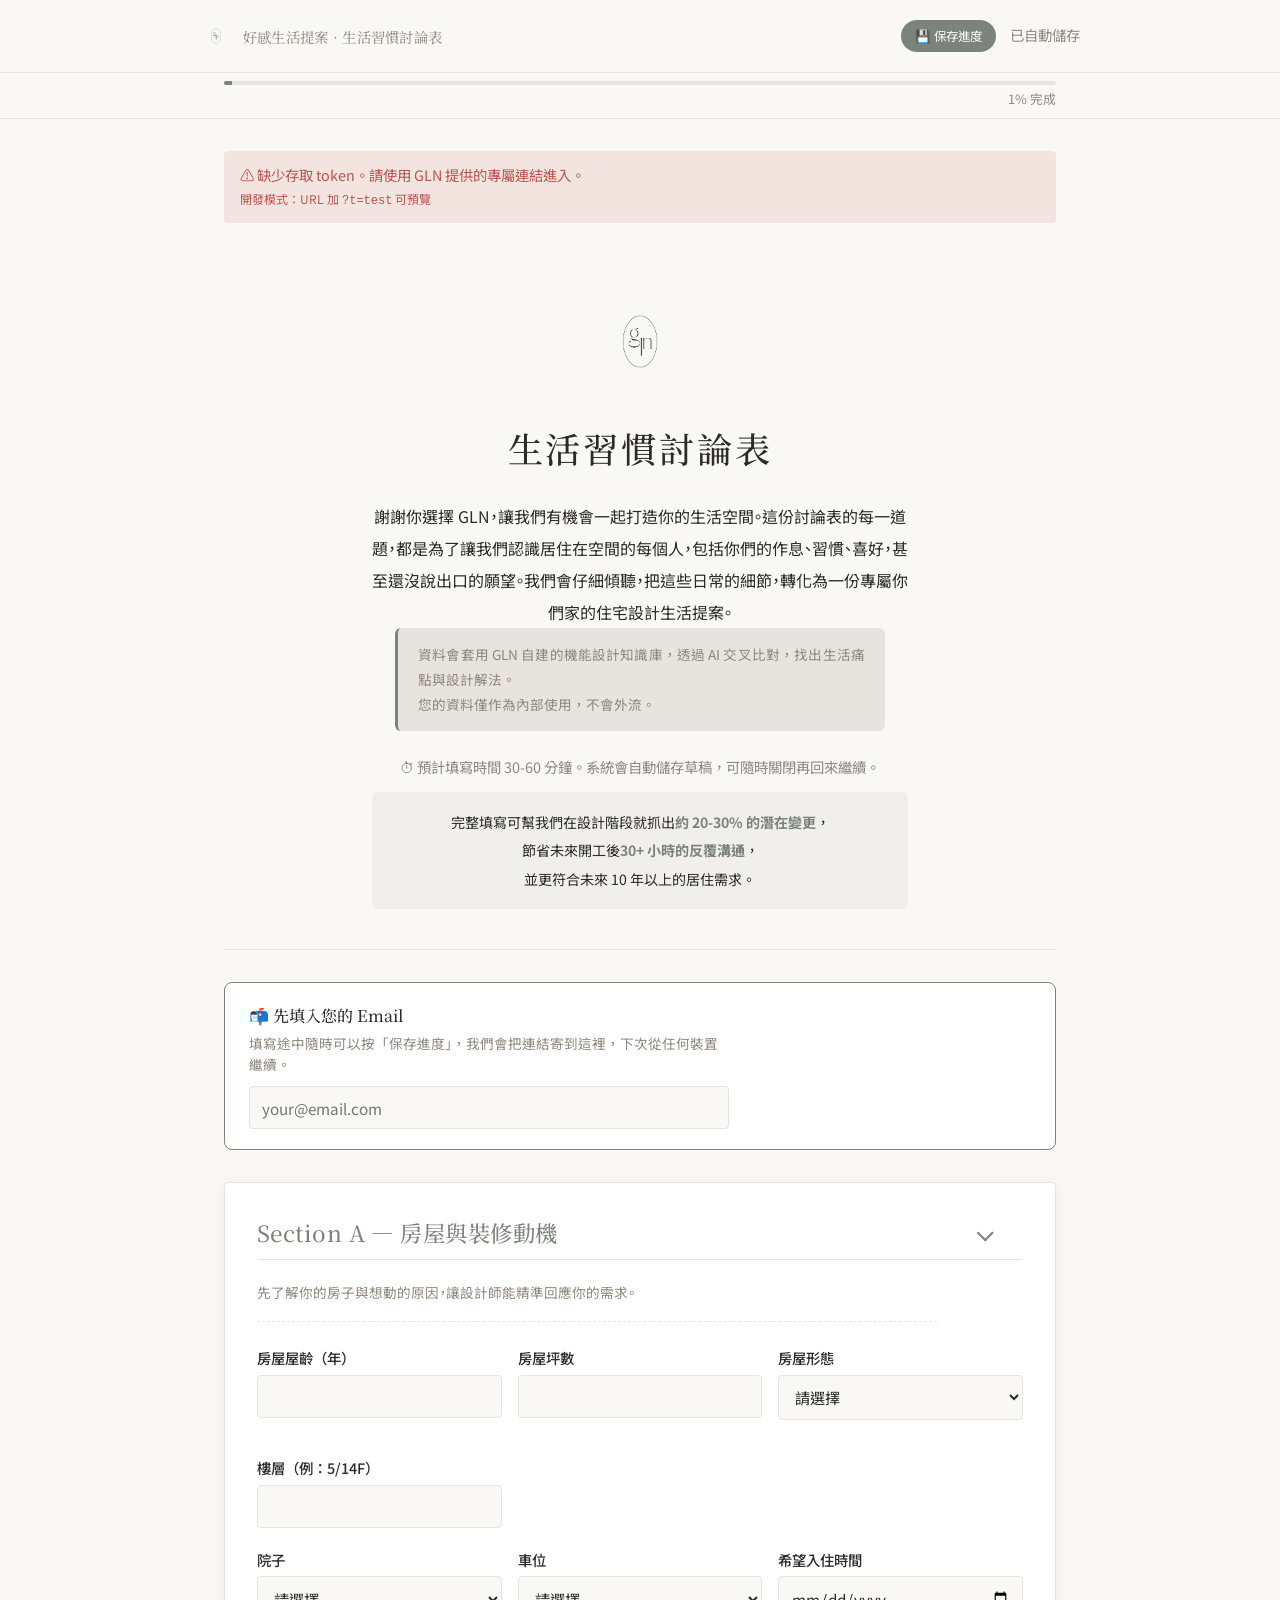
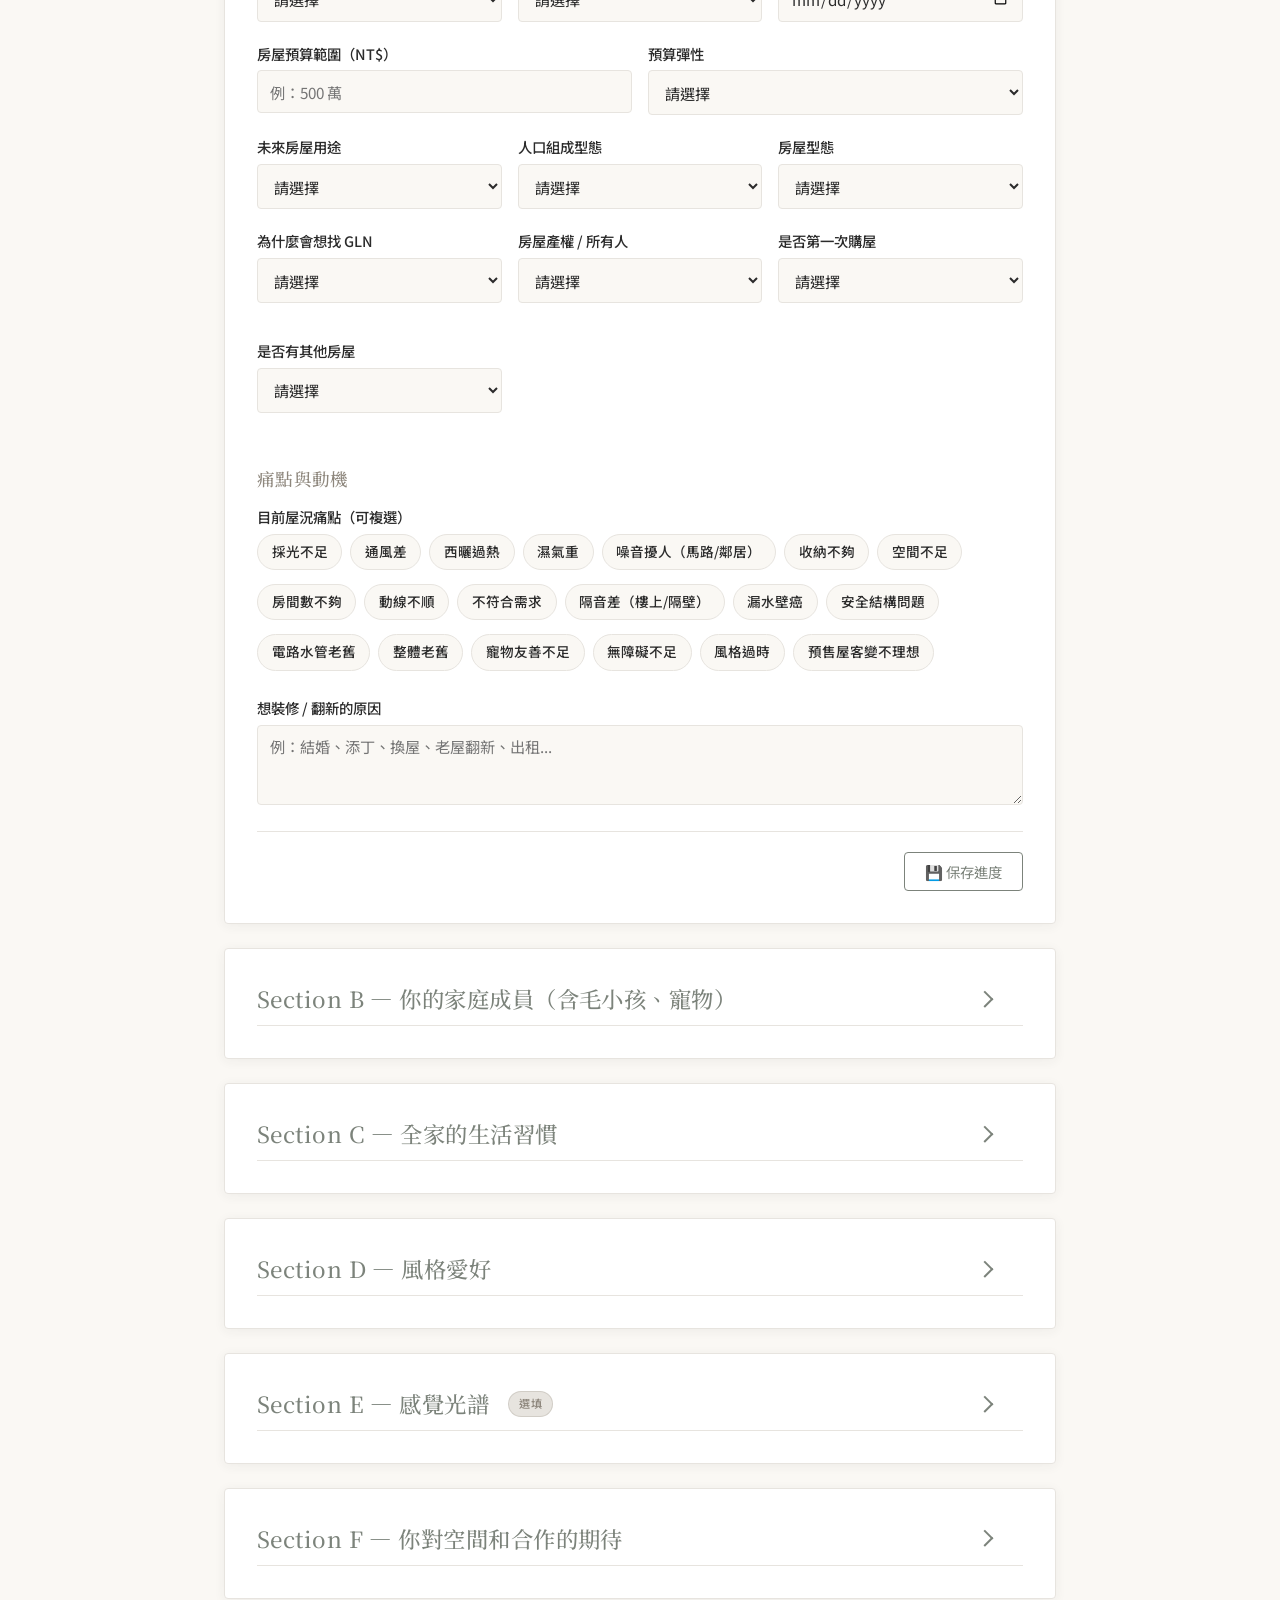
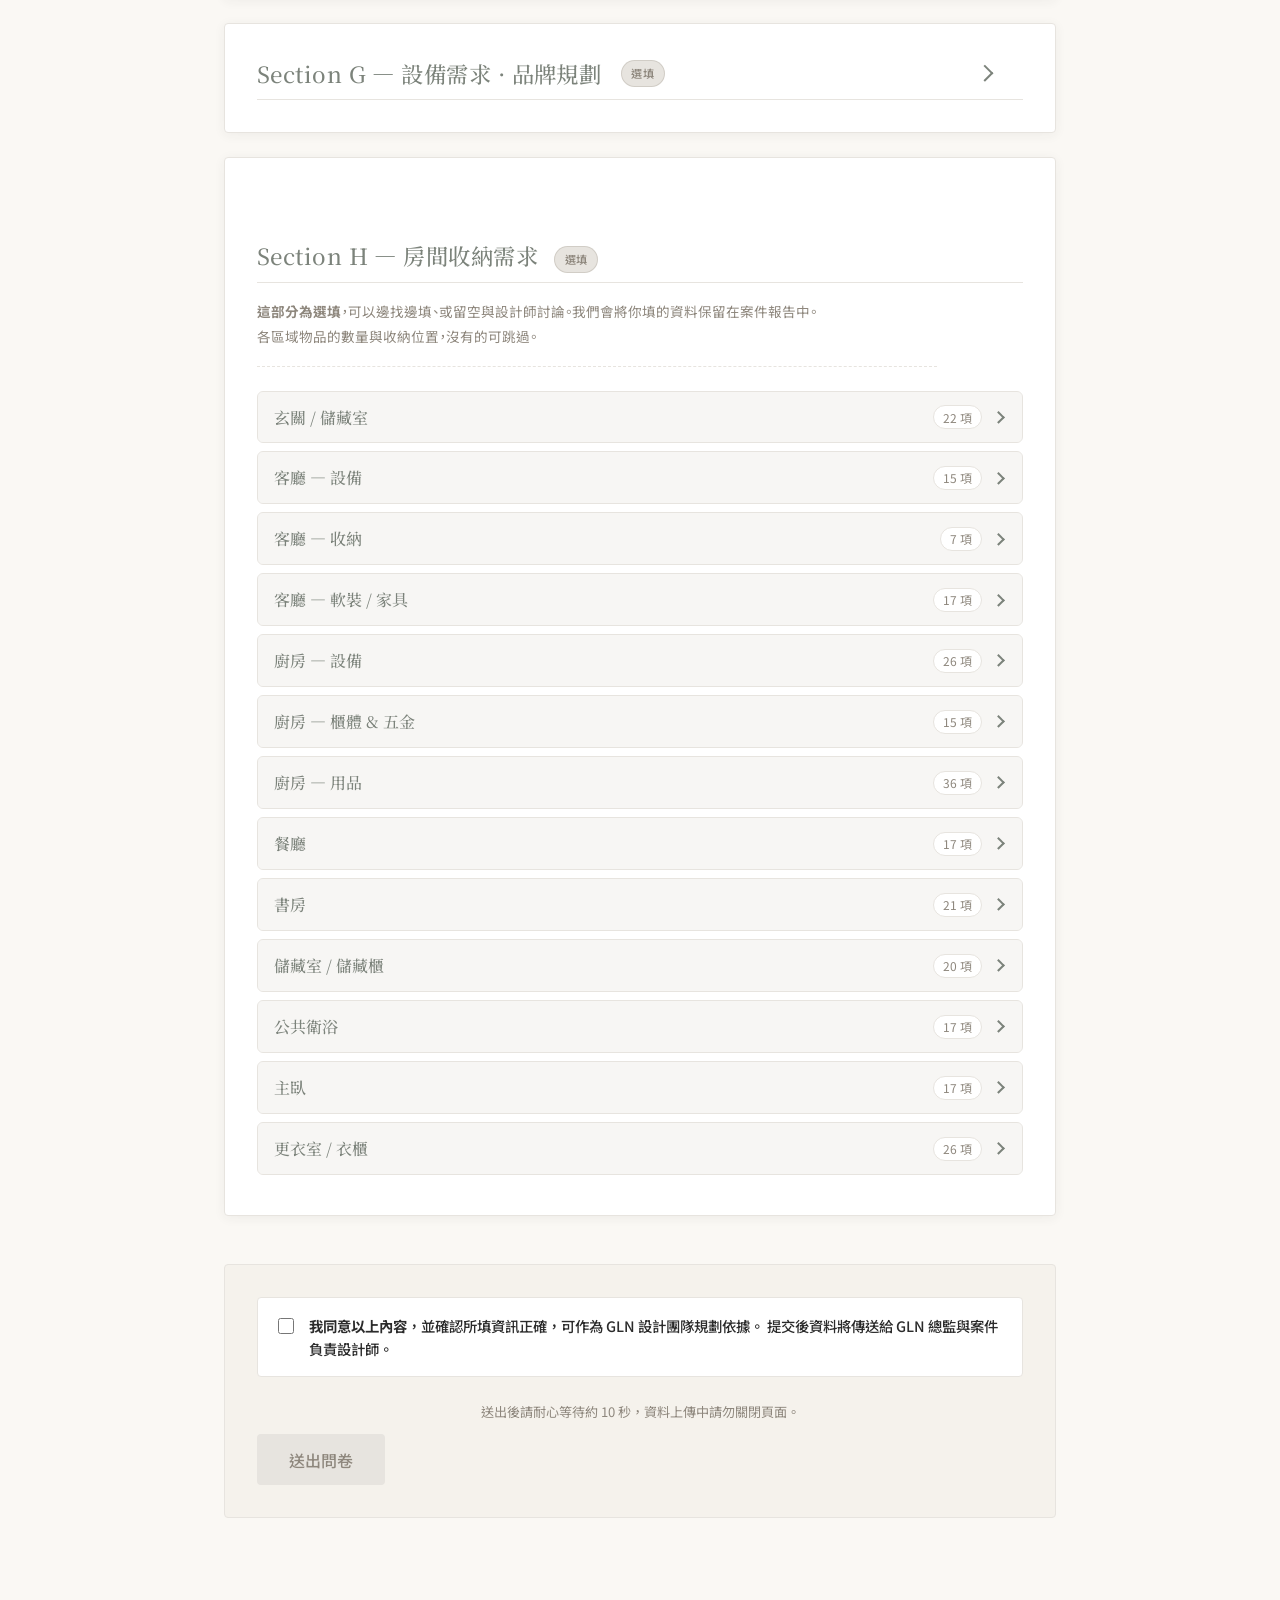
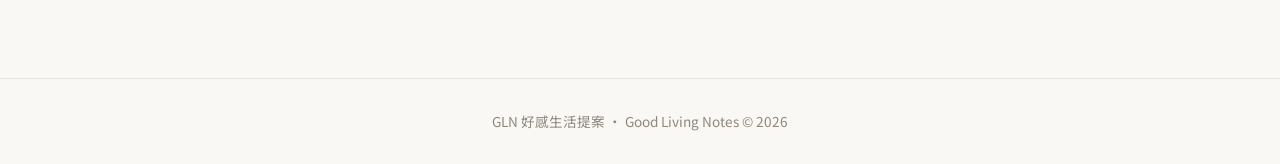
<file: index.html>
<!DOCTYPE html>
<html lang="zh-Hant">
<head>
  <meta charset="UTF-8" />
  <meta name="viewport" content="width=device-width, initial-scale=1.0, viewport-fit=cover" />
  <meta name="apple-mobile-web-app-capable" content="yes" />
  <meta name="format-detection" content="telephone=no" />
  <meta name="robots" content="noindex, nofollow" />
  <title>GLN 好感生活提案 — 生活習慣討論表</title>
  <meta name="description" content="GLN 生活習慣討論表：家庭結構、生活習慣、風格偏好、設備需求、收納清單" />
  <link rel="preconnect" href="https://fonts.googleapis.com" />
  <link rel="preconnect" href="https://fonts.gstatic.com" crossorigin />
  <link href="https://fonts.googleapis.com/css2?family=Noto+Sans+TC:wght@400;500;700&family=Noto+Serif+TC:wght@400;500;600&family=Ibarra+Real+Nova:wght@400;500&display=swap" rel="stylesheet" />
  <link rel="stylesheet" href="styles.css" />
</head>
<body>

  <header class="site-header">
    <div class="header-inner">
      <a href="#" class="site-logo-link" aria-label="GLN 好感生活提案">
        <img src="assets/gln-circle.png" alt="GLN" class="site-logo-img" />
        <span class="site-logo-text">好感生活提案 · 生活習慣討論表</span>
      </a>
      <div class="header-actions">
        <button type="button" id="save-cloud-btn" class="save-cloud-btn" title="存到雲端，寄連結到 email 從任何裝置繼續">
          💾 保存進度
        </button>
        <div class="status-stack">
          <div id="autosave-status" class="muted" aria-live="polite">已自動儲存</div>
          <div id="cloud-sync-status" class="muted cloud-sync-status" aria-live="polite"></div>
        </div>
      </div>
    </div>
  </header>

  <div class="progress" role="progressbar" aria-valuemin="0" aria-valuemax="100">
    <div class="container" style="padding: 0 1.5rem;">
      <div class="progress-track"><div class="progress-fill" id="progress-fill"></div></div>
      <div class="progress-label" id="progress-label">0%</div>
    </div>
  </div>

  <main class="container">

    <div id="token-banner" class="status-banner info" style="display:none;"></div>

    <div class="hero">
      <img src="assets/gln-circle.png" alt="GLN" class="hero-logo" />
      <h1>生活習慣討論表</h1>
      <p class="intro">
        謝謝你選擇 GLN，讓我們有機會一起打造你的生活空間。這份討論表的每一道題，都是為了讓我們認識居住在空間的每個人，包括你們的作息、習慣、喜好，甚至還沒說出口的願望。我們會仔細傾聽，把這些日常的細節，轉化為一份專屬你們家的住宅設計生活提案。
      </p>
      <p class="intro-note">
        資料會套用 GLN 自建的機能設計知識庫，透過 AI 交叉比對，找出生活痛點與設計解法。<br />
        您的資料僅作為內部使用，不會外流。
      </p>
      <p class="muted hero-time-note">
        ⏱ 預計填寫時間 <span class="nowrap">30-60 分鐘</span>。系統會自動儲存草稿，可隨時關閉再回來繼續。
      </p>
      <p class="hero-value-note">
        完整填寫可幫我們在設計階段就抓出<strong>約 <span class="nowrap">20-30%</span> 的潛在變更</strong>，<br />
        節省未來開工後<strong><span class="nowrap">30+ 小時</span>的反覆溝通</strong>，<br />
        並更符合未來 <span class="nowrap">10 年</span>以上的居住需求。
      </p>
    </div>

    <form id="survey-form" autocomplete="off">

      <!-- ============ Email 先填（保存進度用）============ -->
      <div class="email-gate-section">
        <div class="email-gate-inner">
          <label class="email-gate-label" for="field-client-email">📬 先填入您的 Email</label>
          <p class="email-gate-hint">填寫途中隨時可以按「保存進度」，我們會把連結寄到這裡，下次從任何裝置繼續。</p>
          <input class="email-gate-input" type="email" id="field-client-email" name="client_email" placeholder="your@email.com" autocomplete="email" />
        </div>
      </div>

      <!-- ============ Section A：房屋背景 + 痛點動機（前置，建立顧問定位）============ -->
      <section class="section collapsible" data-section="A">
        <h2>Section A — 房屋與裝修動機</h2>
        <p class="section-meta">先了解你的房子與想動的原因，讓設計師能精準回應你的需求。</p>

        <div class="field-row">
          <div class="field"><label>房屋屋齡（年）</label><input type="number" name="house_age" /></div>
          <div class="field"><label>房屋坪數</label><input type="number" name="house_size" /></div>
          <div class="field">
            <label>房屋形態</label>
            <select name="house_type">
              <option value="">請選擇</option>
              <option>新成屋</option>
              <option>中古屋</option>
              <option>老屋</option>
              <option>預售屋</option>
              <option>透天</option>
              <option>公寓</option>
              <option>大樓</option>
            </select>
          </div>
          <div class="field"><label>樓層（例：5/14F）</label><input type="text" name="floor" /></div>
        </div>
        <div class="field-row">
          <div class="field">
            <label>院子</label>
            <select name="yard">
              <option value="">請選擇</option>
              <option>無</option>
              <option>有，5 坪以下</option>
              <option>有，5-15 坪</option>
              <option>有，15 坪以上</option>
            </select>
          </div>
          <div class="field">
            <label>車位</label>
            <select name="parking">
              <option value="">請選擇</option>
              <option>無</option>
              <option>1 平面</option>
              <option>1 機械</option>
              <option>2 個以上</option>
              <option>新增平面車位或車庫</option>
            </select>
          </div>
          <div class="field"><label>希望入住時間</label><input type="date" name="move_in_date" /></div>
        </div>
        <div class="field-row">
          <div class="field"><label>房屋預算範圍（NT$）</label><input type="text" name="budget" placeholder="例：500 萬" /></div>
          <div class="field">
            <label>預算彈性</label>
            <select name="budget_flex">
              <option value="">請選擇</option>
              <option>上限（不可超出）</option>
              <option>正負 10%</option>
              <option>正負 20%</option>
            </select>
          </div>
        </div>
        <div class="field-row">
          <div class="field">
            <label>未來房屋用途</label>
            <select name="house_use">
              <option value="">請選擇</option>
              <option>自住</option>
              <option>出租</option>
              <option>投資</option>
              <option>二房</option>
            </select>
          </div>
          <div class="field">
            <label>人口組成型態</label>
            <select name="household_type">
              <option value="">請選擇</option>
              <option>單身</option>
              <option>雙人</option>
              <option>小家庭(有小孩)</option>
              <option>三代同堂</option>
              <option>多戶</option>
            </select>
          </div>
          <div class="field">
            <label>房屋型態</label>
            <select name="case_type">
              <option value="">請選擇</option>
              <option>老屋翻新</option>
              <option>新成屋裝修</option>
              <option>局部翻修</option>
              <option>商業空間</option>
              <option>全屋訂製</option>
            </select>
          </div>
        </div>
        <div class="field-row">
          <div class="field">
            <label>為什麼會想找 GLN</label>
            <select name="referral">
              <option value="">請選擇</option>
              <option>朋友介紹</option>
              <option>IG</option>
              <option>Google 搜尋</option>
              <option>官網</option>
              <option>實體活動</option>
              <option>其他</option>
            </select>
          </div>
          <div class="field">
            <label>房屋產權 / 所有人</label>
            <select name="ownership">
              <option value="">請選擇</option>
              <option>本人</option>
              <option>配偶</option>
              <option>父母</option>
              <option>共有</option>
            </select>
          </div>
          <div class="field">
            <label>是否第一次購屋</label>
            <select name="first_home">
              <option value="">請選擇</option>
              <option>是</option>
              <option>否</option>
            </select>
          </div>
          <div class="field">
            <label>是否有其他房屋</label>
            <select name="other_homes">
              <option value="">請選擇</option>
              <option>無</option>
              <option>1 間</option>
              <option>2 間以上</option>
            </select>
          </div>
        </div>

        <h3>痛點與動機</h3>
        <div class="field">
          <label>目前屋況痛點（可複選）</label>
          <div class="checkbox-group" data-name="pain_points">
            <!-- 環境問題 -->
            <label class="chip"><input type="checkbox" value="採光不足" /><span>採光不足</span></label>
            <label class="chip"><input type="checkbox" value="通風差" /><span>通風差</span></label>
            <label class="chip"><input type="checkbox" value="西曬過熱" /><span>西曬過熱</span></label>
            <label class="chip"><input type="checkbox" value="濕氣重" /><span>濕氣重</span></label>
            <label class="chip"><input type="checkbox" value="噪音擾人（馬路/鄰居）" /><span>噪音擾人（馬路/鄰居）</span></label>
            <!-- 空間/格局 -->
            <label class="chip"><input type="checkbox" value="收納不夠" /><span>收納不夠</span></label>
            <label class="chip"><input type="checkbox" value="空間不足" /><span>空間不足</span></label>
            <label class="chip"><input type="checkbox" value="房間數不夠" /><span>房間數不夠</span></label>
            <label class="chip"><input type="checkbox" value="動線不順" /><span>動線不順</span></label>
            <label class="chip"><input type="checkbox" value="不符合需求" /><span>不符合需求</span></label>
            <!-- 品質/結構 -->
            <label class="chip"><input type="checkbox" value="隔音差（樓上/隔壁）" /><span>隔音差（樓上/隔壁）</span></label>
            <label class="chip"><input type="checkbox" value="漏水壁癌" /><span>漏水壁癌</span></label>
            <label class="chip"><input type="checkbox" value="安全結構問題" /><span>安全結構問題</span></label>
            <label class="chip"><input type="checkbox" value="電路水管老舊" /><span>電路水管老舊</span></label>
            <label class="chip"><input type="checkbox" value="老舊" /><span>整體老舊</span></label>
            <!-- 需求/族群 -->
            <label class="chip"><input type="checkbox" value="寵物友善不足" /><span>寵物友善不足</span></label>
            <label class="chip"><input type="checkbox" value="無障礙不足" /><span>無障礙不足</span></label>
            <label class="chip"><input type="checkbox" value="風格過時" /><span>風格過時</span></label>
            <label class="chip"><input type="checkbox" value="預售屋客變不理想" /><span>預售屋客變不理想</span></label>
          </div>
        </div>
        <div class="field">
          <label>想裝修 / 翻新的原因</label>
          <textarea name="renovation_reason" placeholder="例：結婚、添丁、換屋、老屋翻新、出租..."></textarea>
        </div>
      </section>

      <!-- ============ Section B：家庭成員 + 毛小孩寵物（原 A）============ -->
      <section class="section collapsible" data-section="B">
        <h2>Section B — 你的家庭成員（含毛小孩、寵物）</h2>
        <p class="section-meta">為每位同住家人新增一張卡片。家中的毛小孩、寵物也是家人，請也幫他們建一張寵物卡。</p>

        <h3 style="margin-top:1.5rem;">人類家庭成員</h3>
        <div id="members-list" class="member-list"></div>
        <button type="button" class="add-member-btn" id="add-member">
          + 新增家庭成員
        </button>

        <h3 style="margin-top:2.5rem;">毛小孩、寵物 <span class="optional-badge">沒有可跳過</span></h3>
        <p class="section-meta">寵物的活動區域、飲食位置、是否掉毛/破壞家具，會影響地板材質、傢俱選擇、通風與水點規劃。</p>
        <div id="pets-list" class="member-list"></div>
        <button type="button" class="add-member-btn" id="add-pet">
          + 新增毛小孩、寵物
        </button>
      </section>

      <!-- ============ Section C：生活習慣（原 B）============ -->
      <section class="section collapsible" data-section="C">
        <h2>Section C — 全家的生活習慣</h2>

        <h3>烹飪習慣</h3>
        <div class="field-row">
          <div class="field">
            <label>開伙頻率</label>
            <select name="cooking_frequency">
              <option value="">請選擇</option>
              <option>每天</option>
              <option>每週 3-5 次</option>
              <option>每週 1-2 次</option>
              <option>幾乎不開伙</option>
            </select>
          </div>
          <div class="field">
            <label>平日用餐人數</label>
            <input type="number" name="dining_count" min="1" max="20" />
          </div>
        </div>
        <div class="field">
          <label>料理需求（可複選）</label>
          <div class="checkbox-group" data-name="cooking_styles">
            <label class="chip"><input type="checkbox" value="中式快炒" /><span>中式快炒</span></label>
            <label class="chip"><input type="checkbox" value="西式烘焙" /><span>西式烘焙</span></label>
            <label class="chip"><input type="checkbox" value="煎烤" /><span>煎烤</span></label>
            <label class="chip"><input type="checkbox" value="火鍋" /><span>火鍋</span></label>
            <label class="chip"><input type="checkbox" value="輕食" /><span>輕食</span></label>
            <label class="chip"><input type="checkbox" value="宴客" /><span>宴客料理</span></label>
          </div>
        </div>

        <h3>收納物品</h3>
        <div class="field-row">
          <div class="field"><label>大行李箱</label><input type="number" name="luggage_large" min="0" /></div>
          <div class="field"><label>登機箱</label><input type="number" name="luggage_carry" min="0" /></div>
          <div class="field">
            <label>書籍數量</label>
            <select name="books">
              <option value="">請選擇</option>
              <option>少於 50 本</option>
              <option>50–200 本</option>
              <option>200–500 本</option>
              <option>500 本以上</option>
            </select>
          </div>
        </div>
        <div class="field-row">
          <div class="field">
            <label>蒐藏品（種類與數量）</label>
            <input type="text" name="collections" placeholder="例：黑膠 200 張 / 模型 50 件" />
          </div>
          <div class="field">
            <label>大型物品</label>
            <input type="text" name="large_items" placeholder="例：鋼琴、按摩椅、跑步機" />
          </div>
        </div>

        <h3>社交習慣</h3>
        <div class="field-row">
          <div class="field">
            <label>朋友訪客頻率</label>
            <select name="visitor_frequency">
              <option value="">請選擇</option>
              <option>幾乎不</option>
              <option>每月 1-2 次</option>
              <option>每週 1 次以上</option>
              <option>經常宴客</option>
            </select>
          </div>
          <div class="field">
            <label>常見訪客人數</label>
            <input type="number" name="visitor_count" min="0" />
          </div>
        </div>

        <div class="field">
          <label>插座使用習慣（哪個空間需要多插座？）</label>
          <textarea name="outlets" placeholder="例：床頭兩側各 2 組、書桌附近 4 組、廚房中島 3 組"></textarea>
        </div>
      </section>

      <!-- ============ Section D：風格愛好（原 C，痛點動機已移至 Section A）============ -->
      <section class="section collapsible" data-section="D">
        <h2>Section D — 風格愛好</h2>

        <h3>偏好色調</h3>
        <div class="field-row">
          <div class="field">
            <label>空間基底色調（可複選）</label>
            <div class="checkbox-group" data-name="color_space">
              <label class="chip"><input type="checkbox" value="暖白" /><span>暖白</span></label>
              <label class="chip"><input type="checkbox" value="冷白" /><span>冷白</span></label>
              <label class="chip"><input type="checkbox" value="米杏" /><span>米杏</span></label>
              <label class="chip"><input type="checkbox" value="灰階" /><span>灰階</span></label>
              <label class="chip"><input type="checkbox" value="深木色" /><span>深木色</span></label>
              <label class="chip"><input type="checkbox" value="黑" /><span>黑</span></label>
              <label class="chip"><input type="checkbox" value="彩色" /><span>彩色</span></label>
            </div>
          </div>
        </div>
        <div class="field-row">
          <div class="field">
            <label>地板色調</label>
            <div class="checkbox-group" data-name="color_floor">
              <label class="chip"><input type="checkbox" value="淺木" /><span>淺木</span></label>
              <label class="chip"><input type="checkbox" value="中木" /><span>中木</span></label>
              <label class="chip"><input type="checkbox" value="深木" /><span>深木</span></label>
              <label class="chip"><input type="checkbox" value="石材紋" /><span>石材紋</span></label>
              <label class="chip"><input type="checkbox" value="水泥" /><span>水泥</span></label>
            </div>
          </div>
          <div class="field">
            <label>櫃子色調</label>
            <div class="checkbox-group" data-name="color_cabinet">
              <label class="chip"><input type="checkbox" value="白" /><span>白</span></label>
              <label class="chip"><input type="checkbox" value="米色" /><span>米色</span></label>
              <label class="chip"><input type="checkbox" value="木色" /><span>木色</span></label>
              <label class="chip"><input type="checkbox" value="灰" /><span>灰</span></label>
              <label class="chip"><input type="checkbox" value="深色" /><span>深色</span></label>
            </div>
          </div>
        </div>

        <h3>材質喜好（1 不喜歡 — 5 很喜歡）</h3>
        <div class="field-row">
          <div class="field">
            <label>木紋</label>
            <input type="range" name="material_wood" min="1" max="5" value="3" oninput="this.nextElementSibling.textContent=this.value" />
            <output>3</output>
          </div>
          <div class="field">
            <label>金屬</label>
            <input type="range" name="material_metal" min="1" max="5" value="3" oninput="this.nextElementSibling.textContent=this.value" />
            <output>3</output>
          </div>
          <div class="field">
            <label>石材紋</label>
            <input type="range" name="material_stone" min="1" max="5" value="3" oninput="this.nextElementSibling.textContent=this.value" />
            <output>3</output>
          </div>
          <div class="field">
            <label>玻璃清透</label>
            <input type="range" name="material_glass" min="1" max="5" value="3" oninput="this.nextElementSibling.textContent=this.value" />
            <output>3</output>
          </div>
          <div class="field">
            <label>皮革</label>
            <input type="range" name="material_leather" min="1" max="5" value="3" oninput="this.nextElementSibling.textContent=this.value" />
            <output>3</output>
          </div>
          <div class="field">
            <label>織品布料</label>
            <input type="range" name="material_fabric" min="1" max="5" value="3" oninput="this.nextElementSibling.textContent=this.value" />
            <output>3</output>
          </div>
          <div class="field">
            <label>藤編竹編</label>
            <input type="range" name="material_rattan" min="1" max="5" value="3" oninput="this.nextElementSibling.textContent=this.value" />
            <output>3</output>
          </div>
          <div class="field">
            <label>水泥 / 清水模</label>
            <input type="range" name="material_concrete" min="1" max="5" value="3" oninput="this.nextElementSibling.textContent=this.value" />
            <output>3</output>
          </div>
          <div class="field">
            <label>磁磚</label>
            <input type="range" name="material_tile" min="1" max="5" value="3" oninput="this.nextElementSibling.textContent=this.value" />
            <output>3</output>
          </div>
          <div class="field">
            <label>手工灰泥塗料</label>
            <input type="range" name="material_plaster" min="1" max="5" value="3" oninput="this.nextElementSibling.textContent=this.value" />
            <output>3</output>
          </div>
        </div>

      </section>

      <!-- ============ Section D+：感覺光譜（原 C+/C2）============ -->
      <section class="section collapsible swipe-section" data-section="D2">
        <h2>Section E — 感覺光譜 <span class="optional-badge">選填</span></h2>
        <p class="section-meta swipe-intro">
          看到喜歡的「感覺」往右滑、不喜歡的往左滑、沒感覺可以跳過。<br />
          這不是選風格，是讓我們捕捉你說不出口的居住氛圍偏好。<strong>不滑也沒關係</strong>，下方可上傳你心目中的圖。
        </p>

        <div class="swipe-stage" id="swipe-stage" aria-label="風格感覺左右滑">
          <!-- swipe cards 由 app.js 動態渲染 -->
        </div>

        <div class="swipe-progress" id="swipe-progress">0 / 0</div>

        <div class="swipe-controls">
          <button type="button" class="swipe-btn nope" id="swipe-nope" aria-label="不喜歡（左滑）" title="不喜歡">✕</button>
          <button type="button" class="swipe-btn skip" id="swipe-skip" aria-label="沒感覺（跳過）" title="沒感覺">跳過</button>
          <button type="button" class="swipe-btn like" id="swipe-like" aria-label="喜歡（右滑）" title="喜歡">♥</button>
        </div>

        <div class="swipe-hint">手機可直接滑動 · 桌面可拖曳或按下方按鈕</div>

        <p class="photo-credit">
          圖片來源為 Pinterest 與 GLN 作品集。請勿轉載或作其他商業用途；如有侵權請通知我們，我們將立即下架該張圖片。
        </p>

        <div id="swipe-done" class="swipe-done" style="display:none;">
          <h3>感覺光譜已收集</h3>
          <p class="muted">你的感覺偏好已記錄。可繼續填下面的題目，提交後會在報告頁看到完整光譜。</p>
          <div id="swipe-spectrum-preview"></div>
          <button type="button" class="reset-btn" id="swipe-reset">重新挑選</button>
        </div>

        <!-- 都沒有感覺？上傳你心目中的圖 -->
        <div class="reference-upload">
          <h3>都沒有感覺？上傳你心目中的圖</h3>
          <p class="section-meta">
            如果這 65 張都沒戳到你的感覺，請上傳你最想要的圖片（可從 Pinterest、IG、雜誌截圖）。<br />
            <strong>最多 20 張，每張不超過 5MB</strong>。我們會放進你的案件資料夾，設計師會仔細看。若有大量參考圖，建議使用下方連結欄位。
          </p>
          <label class="upload-zone" for="reference-photos">
            <span class="upload-zone-text">📷 點此選擇圖片（或拖曳進來）</span>
            <span class="upload-zone-hint">支援 jpg / png / heic，最多 20 張</span>
          </label>
          <input type="file" id="reference-photos" accept="image/*" multiple style="display:none;" />
          <div id="reference-photos-preview" class="reference-photos-preview"></div>
          <input type="hidden" name="_reference_photos" id="reference-photos-data" />

          <div class="reference-link-wrap">
            <p class="reference-link-label">大量參考圖？提供連結更方便（Pinterest 相簿、Google Drive 資料夾、IG 儲存…不限張數）</p>
            <input
              type="url"
              id="reference-link"
              name="_reference_link"
              placeholder="貼上連結，例如 https://pin.it/xxxxx"
              class="reference-link-input"
            />
            <p class="reference-link-hint">不限張數，設計師收到後會自行開啟瀏覽。</p>
          </div>
        </div>

        <!-- 隱藏欄位儲存結果，提交時一併送出 -->
        <input type="hidden" name="_feeling_likes" id="feeling-likes" />
        <input type="hidden" name="_feeling_nopes" id="feeling-nopes" />
        <input type="hidden" name="_feeling_skips" id="feeling-skips" />
        <input type="hidden" name="_feeling_spectrum" id="feeling-spectrum" />
      </section>

      <!-- ============ Section E：你對空間和合作的期待 ============ -->
      <section class="section collapsible" data-section="E">
        <h2>Section F — 你對空間和合作的期待</h2>

        <!-- 樓層 × 空間規劃（單層 / 透天皆適用）-->
        <div class="field floor-plan-field">
          <label>樓層 × 空間規劃 <span class="optional-badge">選填</span></label>
          <p class="section-meta">
            想要的空間（客廳、餐廳、廚房、主臥…）一個一個寫下來，每個空間的需求分開填。<br />
            單層公寓 → 在同一層底下逐間新增；透天 / 多樓層 → 先加樓層，再在每層底下加空間。<br />
            例：<em>一樓</em> → 客廳（挑高、電視牆收納）、餐廳（可坐 8 人）、廚房（開放式中島）；<em>二樓</em> → 主臥（更衣室、浴缸）。
          </p>
          <div id="floor-plan-list"><!-- 由 app.js 動態渲染樓層 × 空間區塊 --></div>
          <button type="button" class="floor-add-btn" id="floor-add-btn">＋ 新增樓層</button>
          <input type="hidden" name="_floor_plan" id="floor-plan-data" />
        </div>
        <div class="field">
          <label>整體優先順序</label>
          <textarea name="floor_priority" placeholder="例：以 1-3 樓為主，4 樓衛浴翻新，5 樓油漆"></textarea>
        </div>

        <div class="field">
          <label>空間許願清單</label>
          <textarea name="wishlist" placeholder="想到什麼寫什麼，盡量列出來"></textarea>
        </div>
        <div class="field-row">
          <div class="field"><label>最重視的第 1 件事</label><input type="text" name="priority_1" /></div>
          <div class="field"><label>第 2 件事</label><input type="text" name="priority_2" /></div>
          <div class="field"><label>第 3 件事</label><input type="text" name="priority_3" /></div>
        </div>
        <div class="field">
          <label>你期待的討論主題（可複選）</label>
          <div class="checkbox-group" data-name="discussion_topics">
            <label class="chip"><input type="checkbox" value="風格" /><span>風格</span></label>
            <label class="chip"><input type="checkbox" value="預算" /><span>預算</span></label>
            <label class="chip"><input type="checkbox" value="機能" /><span>機能</span></label>
            <label class="chip"><input type="checkbox" value="工法" /><span>工法</span></label>
            <label class="chip"><input type="checkbox" value="設備選擇" /><span>設備選擇</span></label>
            <label class="chip"><input type="checkbox" value="動線規劃" /><span>動線規劃</span></label>
            <label class="chip"><input type="checkbox" value="收納配置" /><span>收納配置</span></label>
            <label class="chip"><input type="checkbox" value="智能家居" /><span>智能家居</span></label>
          </div>
        </div>
        <div class="field">
          <label>對設計師與合作過程的期待（最多選 3 個）</label>
          <div class="checkbox-group expectation-chips" data-name="designer_expectations" data-max="3">
            <label class="chip"><input type="checkbox" value="願意聽取我們的想法" /><span>願意聽取我們的想法</span></label>
            <label class="chip"><input type="checkbox" value="主動提供專業建議" /><span>主動提供專業建議</span></label>
            <label class="chip"><input type="checkbox" value="溝通即時、回應快速" /><span>溝通即時、回應快速</span></label>
            <label class="chip"><input type="checkbox" value="預算控管清楚" /><span>預算控管清楚</span></label>
            <label class="chip"><input type="checkbox" value="工期掌握準時" /><span>工期掌握準時</span></label>
            <label class="chip"><input type="checkbox" value="重視美感細節" /><span>重視美感細節</span></label>
            <label class="chip"><input type="checkbox" value="重視機能實用性" /><span>重視機能實用性</span></label>
            <label class="chip"><input type="checkbox" value="教育型解說" /><span>教育型解說（為什麼這樣做）</span></label>
            <label class="chip"><input type="checkbox" value="帶我們去看材料／工地" /><span>帶我們去看材料／工地</span></label>
            <label class="chip"><input type="checkbox" value="提供 3D 圖預覽" /><span>提供 3D 圖預覽</span></label>
            <label class="chip"><input type="checkbox" value="完整書面紀錄" /><span>完整書面紀錄</span></label>
            <label class="chip"><input type="checkbox" value="售後保固／維護" /><span>售後保固／維護</span></label>
          </div>
          <p class="muted" style="font-size: 0.8rem; margin-top: 0.4rem;">最多選 3 個。幫設計師抓出你最在意的合作風格。</p>
        </div>
        <div class="field-row">
          <div class="field">
            <label>對於設計建議</label>
            <select name="design_attitude">
              <option value="">請選擇</option>
              <option>完全交給專業</option>
              <option>高度參與討論</option>
              <option>我已有具體想法</option>
            </select>
          </div>
        </div>
        <div class="field">
          <label>家中最容易亂的地方</label>
          <textarea name="messy_areas" placeholder="例：玄關、餐桌、書桌"></textarea>
        </div>
        <div class="field-row">
          <div class="field">
            <label>希望改善的生活習慣</label>
            <textarea name="habits_improve"></textarea>
          </div>
          <div class="field">
            <label>希望培養的生活習慣</label>
            <textarea name="habits_cultivate"></textarea>
          </div>
        </div>
      </section>

      <!-- ============ 設備品牌規劃（選填）============ -->
      <section class="section collapsible" data-section="EQ">
        <h2>Section G — 設備需求 · 品牌規劃 <span class="optional-badge">選填</span></h2>
        <p class="section-meta">
          <strong>這部分為選填</strong>，可以邊找邊填、或留空與設計師討論。我們會將你填的資料保留在案件報告中，後續隨時調整。<br />
          請從下拉選單挑選你想要的品牌；沒看到偏好品牌可選「其他」自填；用不到的選「不需要」；不確定可留空。
        </p>
        <p class="info-note">
          💡 <strong>設備列得越完整，我們會把插座位置與電路規劃考慮得越完善</strong>。AI 會比對 GLN 機能設計知識庫，預先抓出每個設備需要的電壓、專插、排煙與走線需求。
        </p>
        <p class="info-note muted-note">
          想之後回來修改、或分次填寫？按右上「<strong>💾 保存進度</strong>」輸入 email，會收到一封信，<strong>任何裝置點信裡連結都能繼續填</strong>；若已送出問卷，請通知你的設計師協助修改。
        </p>
        <div id="equipment-list"><!-- 由 app.js 動態渲染 --></div>
      </section>

      <!-- ============ 房間收納需求（選填）============ -->
      <section class="section" data-section="STORAGE">
        <h2>Section H — 房間收納需求 <span class="optional-badge">選填</span></h2>
        <p class="section-meta">
          <strong>這部分為選填</strong>，可以邊找邊填、或留空與設計師討論。我們會將你填的資料保留在案件報告中。<br />
          各區域物品的數量與收納位置，沒有的可跳過。
        </p>
        <div id="storage-list"><!-- 由 app.js 動態渲染 --></div>
      </section>

      <!-- ============ 同意與送出 ============ -->
      <div class="submit-area">
        <label class="consent">
          <input type="checkbox" id="consent-checkbox" />
          <span class="consent-text">
            <strong>我同意以上內容</strong>，並確認所填資訊正確，可作為 GLN 設計團隊規劃依據。
            提交後資料將傳送給 GLN 總監與案件負責設計師。
          </span>
        </label>

        <div id="submit-status" class="status-banner" style="display:none;"></div>

        <p class="submit-wait-hint">送出後請耐心等待約 10 秒，資料上傳中請勿關閉頁面。</p>
        <button type="submit" id="submit-btn" class="btn btn-primary" disabled>
          送出問卷
        </button>
      </div>
    </form>

  </main>

  <footer class="site-footer">
    GLN 好感生活提案 · Good Living Notes ©
    <span id="year"></span>
  </footer>

  <script>document.getElementById('year').textContent = new Date().getFullYear();</script>
  <script src="app.js"></script>
</body>
</html>
</file>
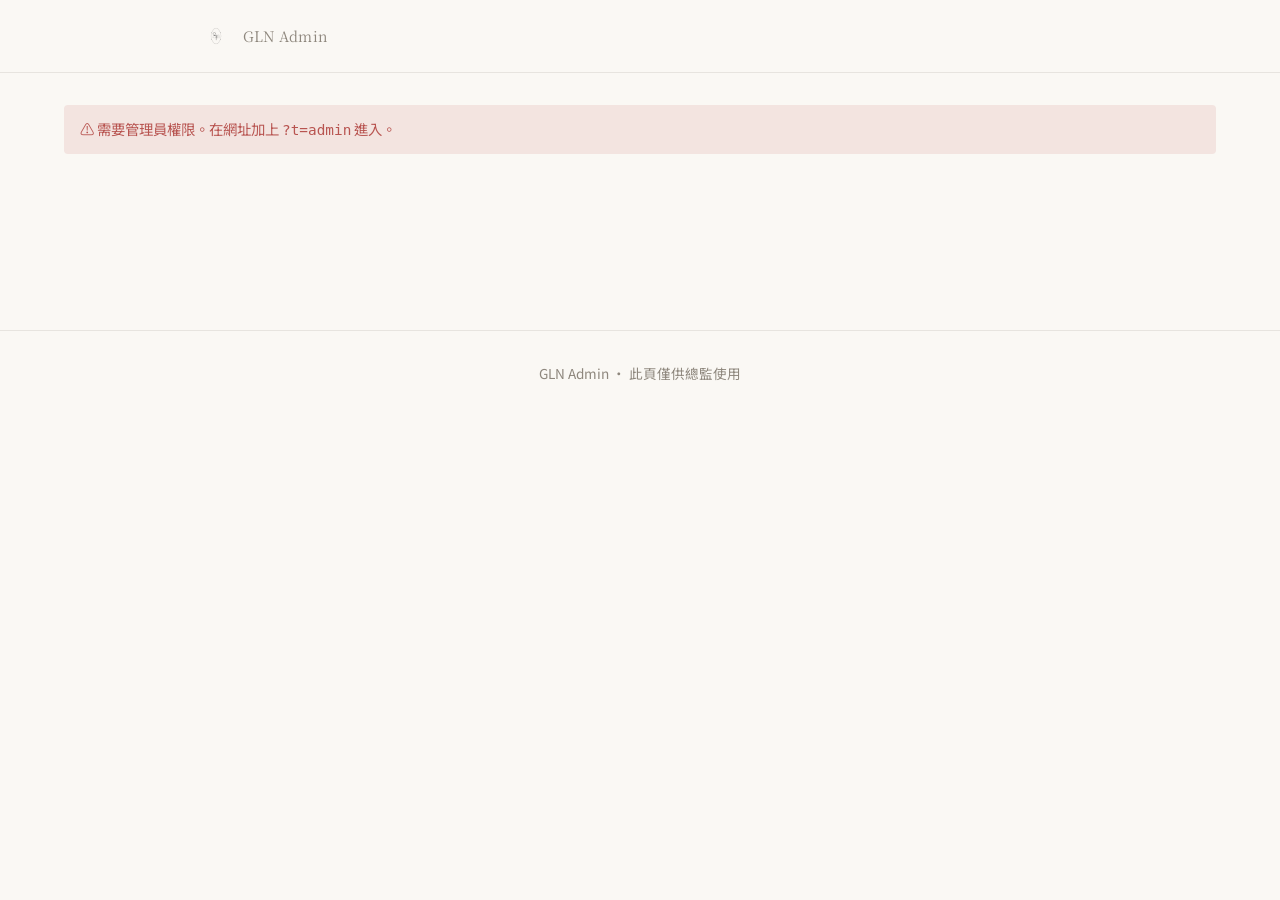
<file: admin.html>
<!DOCTYPE html>
<html lang="zh-Hant">
<head>
  <meta charset="UTF-8" />
  <meta name="viewport" content="width=device-width, initial-scale=1.0" />
  <meta name="robots" content="noindex, nofollow" />
  <title>GLN Admin</title>
  <link rel="preconnect" href="https://fonts.googleapis.com" />
  <link rel="preconnect" href="https://fonts.gstatic.com" crossorigin />
  <link href="https://fonts.googleapis.com/css2?family=Noto+Sans+TC:wght@400;500;700&family=Noto+Serif+TC:wght@400;500;600&display=swap" rel="stylesheet" />
  <link rel="stylesheet" href="styles.css" />
  <link rel="stylesheet" href="admin.css" />
  <style>
    /* ── Tab 系統 ── */
    .admin-tabs {
      display: flex;
      gap: 0;
      border-bottom: 2px solid var(--gln-mist);
      margin-bottom: 2rem;
    }
    .admin-tab-btn {
      padding: 0.65rem 1.5rem;
      font-family: var(--font-sans);
      font-size: 0.95rem;
      font-weight: 500;
      color: var(--gln-taupe);
      background: none;
      border: none;
      border-bottom: 2px solid transparent;
      margin-bottom: -2px;
      cursor: pointer;
      transition: color 0.15s, border-color 0.15s;
      white-space: nowrap;
    }
    .admin-tab-btn:hover { color: var(--gln-ink); }
    .admin-tab-btn.active {
      color: var(--gln-olive);
      border-bottom-color: var(--gln-olive);
    }
    .admin-tab-panel { display: none; }
    .admin-tab-panel.active { display: block; }

    /* ── 案件列表 ── */
    .demo-banner {
      background: linear-gradient(90deg, #f6efe2, #f0e6d6);
      border: 1px solid var(--gln-sand, #e0d3bd);
      border-left: 4px solid var(--gln-olive, #8a8552);
      border-radius: var(--radius);
      padding: 0.75rem 1rem;
      margin-bottom: 1.25rem;
      font-size: 0.9rem;
      line-height: 1.6;
      color: var(--gln-ink);
      text-wrap: pretty;
    }
    .demo-banner strong { color: var(--gln-olive, #6f6a3c); }
    .cases-toolbar {
      display: flex;
      align-items: center;
      gap: 1rem;
      margin-bottom: 1.5rem;
      flex-wrap: wrap;
    }
    .cases-search {
      flex: 1;
      min-width: 200px;
      padding: 0.55rem 0.875rem;
      border: 1px solid var(--gln-mist);
      border-radius: var(--radius);
      font-family: var(--font-sans);
      font-size: 0.95rem;
      background: #fff;
      color: var(--gln-ink);
      outline: none;
    }
    .cases-search:focus { border-color: var(--gln-olive); }
    .cases-count {
      font-size: 0.85rem;
      color: var(--gln-taupe);
      white-space: nowrap;
    }
    .case-card {
      background: #fff;
      border: 1px solid var(--gln-mist);
      border-radius: 6px;
      padding: 1.1rem 1.4rem;
      margin-bottom: 0.875rem;
      box-shadow: var(--shadow);
      display: flex;
      flex-direction: column;
      gap: 0.85rem;
      transition: border-color 0.15s;
    }
    .case-card:hover { border-color: var(--gln-olive); }
    .case-meta { min-width: 0; }
    .case-id {
      font-family: var(--font-serif);
      font-size: 1rem;
      font-weight: 600;
      color: var(--gln-ink);
      letter-spacing: 0.04em;
      margin: 0 0 0.15rem;
    }
    .case-demo-tag {
      display: inline-block;
      font-family: var(--font-sans, sans-serif);
      font-size: 0.65rem;
      font-weight: 600;
      letter-spacing: 0.08em;
      color: var(--gln-olive, #6f6a3c);
      background: rgba(111, 106, 60, 0.12);
      border-radius: 4px;
      padding: 0.05rem 0.4rem;
      margin-left: 0.4rem;
      vertical-align: middle;
    }
    .case-client {
      font-size: 0.95rem;
      color: var(--gln-ink);
      margin: 0 0 0.15rem;
    }
    .case-time {
      font-size: 0.8rem;
      color: var(--gln-taupe);
      margin: 0;
    }
    .case-survey {
      display: flex;
      align-items: center;
      gap: 0.4rem;
      flex-wrap: wrap;
      margin-top: 0.45rem;
    }
    .case-survey-label {
      font-size: 0.72rem;
      color: var(--gln-taupe);
      flex-shrink: 0;
    }
    .note-type-row {
      display: flex;
      align-items: center;
      flex-wrap: wrap;
      gap: 0.5rem 0.85rem;
      margin: 0.6rem 0 0.5rem;
      font-size: 0.82rem;
    }
    .note-type-label { font-weight: 600; color: var(--gln-ink); }
    .note-type-opt { display: inline-flex; align-items: center; gap: 0.25rem; cursor: pointer; }
    .note-type-hint { font-size: 0.72rem; color: var(--gln-taupe); width: 100%; }
    .note-group { margin-bottom: 0.9rem; }
    .note-group-head {
      font-size: 0.8rem;
      font-weight: 600;
      padding: 0.3rem 0.55rem;
      border-radius: 6px;
      margin-bottom: 0.5rem;
    }
    .note-group-internal { background: var(--gln-mist); color: var(--gln-taupe); }
    .note-group-client { background: rgba(111, 106, 60, 0.12); color: var(--gln-olive, #6f6a3c); }
    .comment-thread {
      margin-top: 0.6rem;
      padding: 0.6rem 0.7rem;
      background: #faf8f3;
      border: 1px solid var(--gln-mist);
      border-radius: 8px;
    }
    .comment-thread-head { font-size: 0.78rem; font-weight: 600; color: var(--gln-ink); margin-bottom: 0.45rem; }
    .comment-item {
      display: flex;
      flex-wrap: wrap;
      align-items: baseline;
      gap: 0.4rem;
      font-size: 0.82rem;
      padding: 0.3rem 0;
      border-bottom: 1px dashed var(--gln-mist);
    }
    .comment-author {
      font-size: 0.7rem;
      font-weight: 600;
      padding: 0.05rem 0.4rem;
      border-radius: 999px;
      flex-shrink: 0;
    }
    .comment-director .comment-author { background: rgba(111,106,60,0.18); color: var(--gln-olive,#6f6a3c); }
    .comment-designer .comment-author { background: #e3ebe1; color: #4a7040; }
    .comment-client   .comment-author { background: #f3e3e8; color: #a05068; }
    .comment-text { flex: 1; min-width: 60%; color: var(--gln-ink); }
    .comment-ts { font-size: 0.7rem; color: var(--gln-taupe); margin-left: auto; }
    .comment-add-row { display: flex; gap: 0.4rem; margin-top: 0.5rem; }
    .comment-add-input {
      flex: 1;
      padding: 0.35rem 0.6rem;
      border: 1px solid var(--gln-mist);
      border-radius: 6px;
      font-size: 0.82rem;
      font-family: inherit;
    }
    .comment-add-input:focus { border-color: var(--gln-olive); outline: none; }
    .case-actions {
      display: flex;
      flex-direction: row;
      flex-wrap: wrap;
      gap: 0.5rem;
      align-items: center;
      border-top: 1px solid var(--gln-mist);
      padding-top: 0.85rem;
    }
    .case-badge {
      font-size: 0.72rem;
      padding: 0.18rem 0.5rem;
      border-radius: 20px;
      font-weight: 500;
    }
    .badge-success { background: #e8f0e6; color: #4a7040; }
    .badge-none    { background: var(--gln-mist); color: var(--gln-taupe); }
    .badge-failed  { background: #fce8e8; color: #a03030; }
    .btn-report {
      display: inline-block;
      padding: 0.4rem 1rem;
      border-radius: 999px;
      font-size: 0.82rem;
      font-family: var(--font-sans);
      text-decoration: none;
      border: 1px solid;
      white-space: nowrap;
      cursor: pointer;
      transition: background 0.15s;
    }
    .btn-designer {
      background: var(--gln-olive);
      color: #fff;
      border-color: var(--gln-olive);
    }
    .btn-designer:hover { background: #636b62; }
    .btn-client {
      background: transparent;
      color: var(--gln-olive);
      border-color: var(--gln-mist);
    }
    .btn-client:hover { border-color: var(--gln-olive); }
    .btn-rerun {
      background: transparent;
      color: #a8743a;
      border-color: #d8b88c;
    }
    .btn-rerun:hover { background: #f5ecdf; }
    .btn-rerun:disabled { opacity: 0.6; cursor: default; }
    .cases-empty {
      text-align: center;
      padding: 4rem 0;
      color: var(--gln-taupe);
    }
    /* ── 案件筆記 ── */
    .case-notes-area {
      display: none;
      grid-column: 1 / -1;
      border-top: 1px solid var(--gln-mist);
      margin-top: 0.75rem;
      padding-top: 0.875rem;
    }
    .case-notes-area.open { display: block; }
    .note-history { margin-bottom: 0.75rem; }
    .note-item {
      background: var(--gln-sand, #f5f0e8);
      border-radius: 6px;
      padding: 0.6rem 0.875rem;
      margin-bottom: 0.5rem;
      font-size: 0.875rem;
    }
    .note-item-ts { font-size: 0.75rem; color: var(--gln-taupe); margin-bottom: 0.2rem; }
    .note-summary {
      background: #fffaf0;
      border-left: 3px solid var(--gln-ochre, #c8964b);
      border-radius: 4px;
      padding: 0.4rem 0.65rem;
      margin: 0.3rem 0 0.45rem;
      font-size: 0.82rem;
    }
    .note-summary strong { font-size: 0.78rem; color: var(--gln-ochre, #b07c2e); }
    .note-summary ul { margin: 0.25rem 0 0; padding-left: 1.1rem; }
    .note-summary li { margin-bottom: 0.15rem; }
    .note-add-row { display: flex; gap: 0.5rem; align-items: flex-start; flex-wrap: wrap; }
    .note-add-ta {
      flex: 1;
      min-width: 200px;
      padding: 0.55rem 0.75rem;
      border: 1px solid var(--gln-mist);
      border-radius: var(--radius);
      font-family: var(--font-sans);
      font-size: 0.875rem;
      resize: vertical;
      min-height: 72px;
      background: #fff;
    }
    .note-add-ta:focus { outline: none; border-color: var(--gln-olive); }
    @media (max-width: 600px) {
      .case-card { grid-template-columns: 1fr; }
      .case-actions { flex-direction: row; flex-wrap: wrap; align-items: center; }
      .admin-tab-btn { padding: 0.55rem 0.875rem; font-size: 0.85rem; }
    }

    /* ── 筆記解析 ── */
    .notes-parse-box {
      background: var(--gln-sand, #f5f0e8);
      border: 1px solid var(--gln-mist, #e0dbd0);
      border-radius: 8px;
      padding: 1.25rem 1.4rem;
      margin-bottom: 1.5rem;
    }
    .notes-parse-label {
      display: block;
      font-weight: 600;
      font-size: 0.95rem;
      margin-bottom: 0.6rem;
      color: var(--gln-ink);
    }
    .notes-textarea {
      width: 100%;
      padding: 0.7rem 0.875rem;
      border: 1px solid var(--gln-mist, #e0dbd0);
      border-radius: var(--radius);
      font-family: var(--font-sans);
      font-size: 0.9rem;
      line-height: 1.6;
      resize: vertical;
      background: #fff;
      color: var(--gln-ink);
      box-sizing: border-box;
    }
    .notes-textarea:focus { outline: none; border-color: var(--gln-olive); }
    .notes-divider {
      display: flex;
      align-items: center;
      gap: 0.75rem;
      margin: 1.5rem 0 1rem;
      color: var(--gln-taupe);
      font-size: 0.82rem;
    }
    .notes-divider::before, .notes-divider::after {
      content: '';
      flex: 1;
      height: 1px;
      background: var(--gln-mist, #e0dbd0);
    }
  </style>
</head>
<body>

  <header class="site-header">
    <div class="header-inner">
      <a href="/" class="site-logo-link">
        <img src="assets/gln-circle.png" alt="GLN" class="site-logo-img" />
        <span class="site-logo-text">GLN Admin</span>
      </a>
      <div id="admin-status" class="muted"></div>
    </div>
  </header>

  <main class="container admin-container">

    <div id="auth-gate" style="display:none;">
      <div class="status-banner error">
        ⚠️ 需要管理員權限。在網址加上 <code>?t=admin</code> 進入。
      </div>
    </div>

    <div id="admin-app" style="display:none;">

      <!-- Tab 切換列 -->
      <div class="admin-tabs">
        <button class="admin-tab-btn active" data-tab="token">新建案件</button>
        <button class="admin-tab-btn" data-tab="cases">案件列表</button>
        <button class="admin-tab-btn" data-tab="photos">照片管理</button>
      </div>

      <!-- ══════════════════════════════════════ -->
      <!-- Tab 1：案件列表 -->
      <!-- ══════════════════════════════════════ -->
      <div class="admin-tab-panel" id="tab-cases">
        <div id="cases-app">
          <p class="muted" style="text-align:center;padding:3rem 0;">載入中…</p>
        </div>
      </div>

      <!-- ══════════════════════════════════════ -->
      <!-- Tab 2：新建案件 -->
      <!-- ══════════════════════════════════════ -->
      <div class="admin-tab-panel active" id="tab-token">
        <section class="admin-token-section">
          <h2>新建案件 · 產生客戶連結</h2>

          <p class="muted">填入已知的客戶資料，再貼入丈量筆記。AI 會自動補充筆記中的資訊，並產生預填好的客戶問卷連結。</p>
          <div class="prefill-form">
            <div class="prefill-row">
              <div class="prefill-field">
                <label for="pf-client-name">業主姓名 <span class="req">*</span></label>
                <input type="text" id="pf-client-name" placeholder="王小明" maxlength="40" />
              </div>
              <div class="prefill-field">
                <label for="pf-client-phone">聯絡電話</label>
                <input type="tel" id="pf-client-phone" placeholder="0912-345-678" maxlength="20" />
              </div>
              <div class="prefill-field">
                <label for="pf-client-email">Email</label>
                <input type="email" id="pf-client-email" placeholder="client@email.com" maxlength="80" autocomplete="email" />
              </div>
              <div class="prefill-field prefill-field--wide">
                <label for="pf-house-address">房屋地址</label>
                <input type="text" id="pf-house-address" placeholder="台北市大安區○○路○號○樓" maxlength="80" />
              </div>
            </div>
            <div class="prefill-row">
              <div class="prefill-field">
                <label for="pf-house-size">坪數</label>
                <input type="number" id="pf-house-size" placeholder="42" min="5" max="500" />
              </div>
              <div class="prefill-field">
                <label for="pf-house-age">屋齡（年）</label>
                <input type="number" id="pf-house-age" placeholder="25" min="0" max="100" />
              </div>
              <div class="prefill-field">
                <label for="pf-house-type">房屋形態</label>
                <select id="pf-house-type">
                  <option value="">請選擇</option>
                  <option>新成屋</option><option>中古屋</option><option>老屋</option>
                  <option>預售屋</option><option>透天</option><option>公寓</option><option>大樓</option>
                </select>
              </div>
              <div class="prefill-field">
                <label for="pf-case-type">案件類型</label>
                <select id="pf-case-type">
                  <option value="">請選擇</option>
                  <option>老屋翻新</option><option>新成屋客變</option><option>全屋翻新</option>
                  <option>局部翻新</option><option>商業空間</option>
                </select>
              </div>
              <div class="prefill-field">
                <label for="pf-brand">品牌</label>
                <select id="pf-brand">
                  <option value="GLN">GLN（好感生活提案）</option>
                  <option value="GLV">GLV（全屋訂製系統櫃）</option>
                </select>
              </div>
              <div class="prefill-field">
                <label for="pf-budget">預算範圍</label>
                <input type="text" id="pf-budget" placeholder="例：500 萬" maxlength="30" />
              </div>
            </div>
            <div class="prefill-row">
              <div class="prefill-field prefill-field--wide">
                <label for="token-note">案件備註（內部用，不顯示給客戶）</label>
                <input type="text" id="token-note" placeholder="例：介紹人、特殊需求" maxlength="100" />
              </div>
            </div>
            <div class="prefill-row">
              <div class="prefill-field prefill-field--wide">
                <label for="notes-input">丈量筆記 / 會談記錄（選填）</label>
                <textarea id="notes-input" class="notes-textarea" rows="4" placeholder="貼入任何格式的筆記，AI 會自動補充上方未填的欄位…"></textarea>
              </div>
            </div>
            <div style="margin-top:1rem;display:flex;gap:1rem;align-items:center;flex-wrap:wrap;">
              <button type="button" id="btn-create-token" class="btn btn-primary">✨ 產生客戶連結</button>
              <span id="notes-parse-status" class="muted" style="font-size:0.85rem;"></span>
            </div>
          </div>
          <div id="token-result" class="token-result" style="display:none;">
            <div class="token-result-title" id="token-result-title">連結已產生</div>
            <div class="token-row">
              <span class="token-row-label">客戶問卷</span>
              <a id="token-client-url" href="#" target="_blank" class="token-url"></a>
              <button class="btn-copy" data-copy="token-client-url">複製</button>
            </div>
            <div class="token-row">
              <span class="token-row-label">設計師報告</span>
              <a id="token-designer-url" href="#" target="_blank" class="token-url"></a>
              <button class="btn-copy" data-copy="token-designer-url">複製</button>
            </div>
            <p class="muted" style="margin-top:.75rem;font-size:.8rem;">此連結為該客戶的固定連結，可重複開啟、填寫、修改、重送，不會失效。一個客戶只會有一條連結（再次產生會沿用既有）。</p>
          </div>
          <div id="token-error" class="status-banner error" style="display:none;"></div>
        </section>
      </div>

      <!-- ══════════════════════════════════════ -->
      <!-- Tab 3：照片管理 -->
      <!-- ══════════════════════════════════════ -->
      <div class="admin-tab-panel" id="tab-photos">
        <section class="admin-intro">
          <h2>感覺光譜照片管理</h2>
          <p class="muted">
            管理「Section C+ 感覺光譜」的照片池。把照片丟進 <code>assets/photos/</code> 後按 <strong>重新掃描</strong>，為每張勾選感覺 tag，最後按 <strong>匯出 photos.json</strong> 取代 <code>data/photos.json</code>。
          </p>
          <details class="admin-help">
            <summary>📘 使用說明</summary>
            <ol>
              <li>把照片（.jpg / .png / .webp）放進 <code>assets/photos/</code> 資料夾</li>
              <li>建議直幅 4:5、短邊 800-1200px、單檔 &lt; 300KB</li>
              <li>按「重新掃描」抓出全部照片</li>
              <li>每張照片勾 3-5 個感覺 tag（建議）</li>
              <li>邊勾邊自動存到瀏覽器（refresh 不會掉）</li>
              <li>勾完按「匯出 photos.json」下載新版本</li>
              <li>把下載的檔案拖進 <code>data/</code> 覆蓋舊的 <code>photos.json</code></li>
              <li>到 <a href="/?t=test" target="_blank">客戶問卷頁</a> 重新整理就能看到</li>
            </ol>
          </details>
        </section>

        <section class="admin-toolbar">
          <button type="button" id="btn-rescan" class="btn btn-primary">🔄 重新掃描</button>
          <button type="button" id="btn-export" class="btn btn-primary">⬇️ 匯出 photos.json</button>
          <button type="button" id="btn-clear" class="btn btn-ghost">🗑️ 清空所有 tag</button>
          <div class="admin-stats" id="admin-stats"></div>
        </section>

        <section class="admin-legend">
          <strong>15 個感覺 tag</strong>（建議每張 3-5 個）：
          <div id="feeling-legend" class="feeling-legend"></div>
        </section>

        <section id="photo-grid" class="photo-grid">
          <p class="muted" style="padding: 3rem 0; text-align: center;">按「重新掃描」開始</p>
        </section>
      </div>

    </div><!-- /admin-app -->

  </main>

  <footer class="site-footer">
    GLN Admin · 此頁僅供總監使用
  </footer>

  <script src="admin.js"></script>
</body>
</html>
</file>
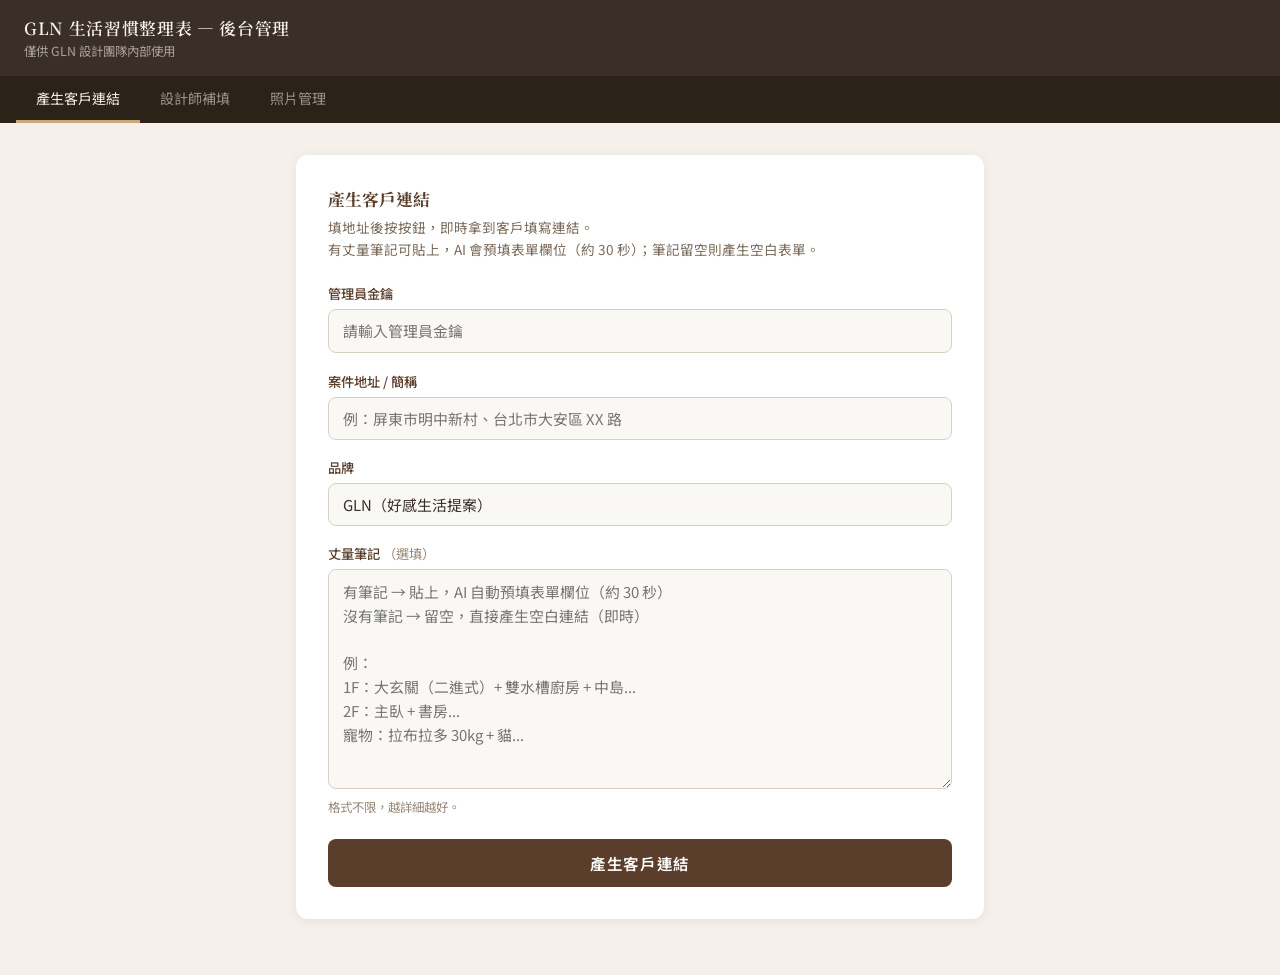
<file: hub.html>
<!DOCTYPE html>
<html lang="zh-Hant">
<head>
  <meta charset="UTF-8">
  <meta name="viewport" content="width=device-width, initial-scale=1.0">
  <meta name="robots" content="noindex, nofollow">
  <title>GLN 生活習慣整理表 — 後台管理</title>
  <link rel="preconnect" href="https://fonts.googleapis.com">
  <link href="https://fonts.googleapis.com/css2?family=Noto+Serif+TC:wght@400;600&family=Noto+Sans+TC:wght@400;500&display=swap" rel="stylesheet">
  <style>
    * { box-sizing: border-box; margin: 0; padding: 0; }

    body {
      font-family: 'Noto Sans TC', sans-serif;
      background: #f5f0eb;
      color: #3a2e28;
      min-height: 100vh;
    }

    /* ── Header ── */
    .site-header {
      background: #3a2e28;
      color: #f5f0eb;
      padding: 1rem 1.5rem;
      display: flex;
      align-items: center;
      gap: 1rem;
    }

    .site-header h1 {
      font-family: 'Noto Serif TC', serif;
      font-size: 1.05rem;
      font-weight: 600;
      letter-spacing: 0.04em;
    }

    .site-header p {
      font-size: 0.78rem;
      opacity: 0.6;
      margin-top: 0.1rem;
    }

    /* ── Tab Bar ── */
    .tab-bar {
      background: #2b2218;
      display: flex;
      gap: 0;
      overflow-x: auto;
      padding: 0 1rem;
    }

    .tab-btn {
      background: none;
      border: none;
      color: rgba(245,240,235,0.55);
      font-family: 'Noto Sans TC', sans-serif;
      font-size: 0.88rem;
      padding: 0.75rem 1.25rem;
      cursor: pointer;
      white-space: nowrap;
      border-bottom: 3px solid transparent;
      transition: color 0.15s, border-color 0.15s;
    }

    .tab-btn:hover { color: rgba(245,240,235,0.85); }

    .tab-btn.active {
      color: #f5f0eb;
      border-bottom-color: #c8a97a;
    }

    /* ── Tab Content ── */
    .tab-content { display: none; }
    .tab-content.active { display: block; }

    /* ── Shared Card ── */
    .container { max-width: 720px; margin: 0 auto; padding: 2rem 1rem; }

    .card {
      background: #fff;
      border-radius: 12px;
      padding: 2rem;
      box-shadow: 0 2px 12px rgba(90,62,43,0.08);
      margin-bottom: 1.5rem;
    }

    .card h2 {
      font-family: 'Noto Serif TC', serif;
      font-size: 1.05rem;
      color: #5a3e2b;
      margin-bottom: 0.4rem;
    }

    .card-desc {
      font-size: 0.85rem;
      color: #7a6a5a;
      margin-bottom: 1.5rem;
      line-height: 1.6;
    }

    label {
      display: block;
      font-size: 0.83rem;
      font-weight: 500;
      color: #5a3e2b;
      margin-bottom: 0.35rem;
    }

    input[type="text"],
    input[type="password"],
    textarea {
      width: 100%;
      border: 1.5px solid #d9cfc4;
      border-radius: 8px;
      padding: 0.65rem 0.85rem;
      font-size: 0.93rem;
      font-family: inherit;
      color: #3a2e28;
      background: #faf8f5;
      outline: none;
      transition: border-color 0.2s;
    }

    input:focus, textarea:focus { border-color: #a07c5a; background: #fff; }
    textarea { resize: vertical; min-height: 220px; line-height: 1.6; }

    .field + .field { margin-top: 1.1rem; }

    .hint {
      font-size: 0.78rem;
      color: #9a8878;
      margin-top: 0.3rem;
    }

    .btn-primary {
      width: 100%;
      padding: 0.82rem;
      background: #5a3e2b;
      color: #fff;
      border: none;
      border-radius: 8px;
      font-size: 0.97rem;
      font-family: inherit;
      font-weight: 600;
      cursor: pointer;
      letter-spacing: 0.04em;
      margin-top: 1.4rem;
      transition: background 0.2s, opacity 0.2s;
    }

    .btn-primary:hover:not(:disabled) { background: #3a2e28; }
    .btn-primary:disabled { opacity: 0.5; cursor: not-allowed; }

    .status-box {
      display: none;
      margin-top: 1rem;
      padding: 0.9rem 1.1rem;
      border-radius: 8px;
      font-size: 0.87rem;
      line-height: 1.6;
      white-space: pre-wrap;
    }

    .status-box.loading { display: block; background: #f0ece6; color: #7a6a5a; border: 1px solid #d9cfc4; }
    .status-box.error   { display: block; background: #fdf0f0; color: #b03030; border: 1px solid #e8c0c0; }

    .result-card {
      display: none;
      background: #f0faf4;
      border: 1.5px solid #8cbd9e;
      border-radius: 12px;
      padding: 1.5rem;
      margin-top: 1.2rem;
    }

    .result-card.show { display: block; }

    .result-card h3 {
      font-size: 0.95rem;
      color: #2d6e4e;
      margin-bottom: 1rem;
    }

    .result-row {
      display: flex;
      align-items: center;
      gap: 0.7rem;
      margin-bottom: 0.7rem;
    }

    .result-row label {
      font-size: 0.78rem;
      color: #5a7a68;
      white-space: nowrap;
      width: 80px;
      flex-shrink: 0;
      margin-bottom: 0;
    }

    .url-box {
      flex: 1;
      background: #fff;
      border: 1px solid #8cbd9e;
      border-radius: 6px;
      padding: 0.45rem 0.65rem;
      font-size: 0.82rem;
      color: #1a5c3a;
      word-break: break-all;
    }

    .copy-btn {
      flex-shrink: 0;
      padding: 0.35rem 0.75rem;
      background: #2d6e4e;
      color: #fff;
      border: none;
      border-radius: 6px;
      font-size: 0.78rem;
      cursor: pointer;
      font-family: inherit;
      font-weight: 600;
      transition: background 0.15s;
    }

    .copy-btn:hover { background: #1a5c3a; }
    .copy-btn.copied { background: #7aaa8a; }

    .badge {
      display: inline-block;
      background: #d9f0e5;
      color: #1a5c3a;
      font-size: 0.73rem;
      padding: 0.18rem 0.55rem;
      border-radius: 20px;
      font-weight: 600;
      margin-bottom: 0.7rem;
    }

    /* ── Photo Admin Tab ── */
    .link-grid {
      display: grid;
      grid-template-columns: 1fr 1fr;
      gap: 1rem;
      margin-top: 1rem;
    }

    @media (max-width: 480px) { .link-grid { grid-template-columns: 1fr; } }

    .link-card {
      background: #faf8f5;
      border: 1.5px solid #d9cfc4;
      border-radius: 10px;
      padding: 1.2rem 1rem;
      text-decoration: none;
      color: inherit;
      transition: border-color 0.15s, background 0.15s;
      display: block;
    }

    .link-card:hover { border-color: #a07c5a; background: #fff; }

    .link-card-icon { font-size: 1.5rem; margin-bottom: 0.4rem; }

    .link-card h3 {
      font-size: 0.9rem;
      font-weight: 600;
      color: #5a3e2b;
      margin-bottom: 0.25rem;
    }

    .link-card p { font-size: 0.78rem; color: #7a6a5a; line-height: 1.5; }

    .divider { border: none; border-top: 1px solid #e8e0d8; margin: 1.3rem 0; }

    .key-row {
      display: flex;
      gap: 0.8rem;
      align-items: flex-end;
      margin-bottom: 1.2rem;
    }

    .key-row .field { flex: 1; margin-top: 0; }
  </style>
</head>
<body>

<div class="site-header">
  <div>
    <h1>GLN 生活習慣整理表 — 後台管理</h1>
    <p>僅供 GLN 設計團隊內部使用</p>
  </div>
</div>

<div class="tab-bar">
  <button class="tab-btn active" onclick="switchTab('generate')">產生客戶連結</button>
  <button class="tab-btn" onclick="switchTab('designer')">設計師補填</button>
  <button class="tab-btn" onclick="switchTab('photos')">照片管理</button>
</div>

<!-- ══════════════════════════════════════════
     Tab 1: 產生客戶連結（合併 new-case + admin-prefill）
══════════════════════════════════════════ -->
<div id="tab-generate" class="tab-content active">
  <div class="container">

    <div class="card">
      <h2>產生客戶連結</h2>
      <p class="card-desc">
        填地址後按按鈕，即時拿到客戶填寫連結。<br>
        有丈量筆記可貼上，AI 會預填表單欄位（約 30 秒）；筆記留空則產生空白表單。
      </p>

      <!-- 管理員金鑰（一次輸入，三個 tab 共用） -->
      <div class="key-row">
        <div class="field">
          <label>管理員金鑰</label>
          <input type="password" id="adminKey" placeholder="請輸入管理員金鑰" autocomplete="off">
        </div>
      </div>

      <div class="field">
        <label>案件地址 / 簡稱</label>
        <input type="text" id="location" placeholder="例：屏東市明中新村、台北市大安區 XX 路">
      </div>

      <div class="field">
        <label>品牌</label>
        <select id="brand" style="width:100%;border:1.5px solid #d9cfc4;border-radius:8px;padding:0.65rem 0.85rem;font-size:0.93rem;font-family:inherit;color:#3a2e28;background:#faf8f5;outline:none;appearance:none;-webkit-appearance:none;cursor:pointer;">
          <option value="GLN">GLN（好感生活提案）</option>
          <option value="GLV">GLV（全屋訂製系統櫃）</option>
        </select>
      </div>

      <div class="field">
        <label>丈量筆記 <span style="font-weight:400;color:#9a8878;">（選填）</span></label>
        <textarea id="notes" placeholder="有筆記 → 貼上，AI 自動預填表單欄位（約 30 秒）&#10;沒有筆記 → 留空，直接產生空白連結（即時）&#10;&#10;例：&#10;1F：大玄關（二進式）+ 雙水槽廚房 + 中島...&#10;2F：主臥 + 書房...&#10;寵物：拉布拉多 30kg + 貓..."></textarea>
        <p class="hint">格式不限，越詳細越好。</p>
      </div>

      <button class="btn-primary" id="genBtn" onclick="generateLink()">產生客戶連結</button>

      <div id="genStatus" class="status-box"></div>

      <div class="result-card" id="genResult">
        <span class="badge" id="genBadge"></span>
        <h3>客戶連結已產生</h3>
        <div class="result-row">
          <label>客戶連結</label>
          <div class="url-box" id="genClientUrl"></div>
          <button class="copy-btn" onclick="copyText('genClientUrl', this)">複製</button>
        </div>
        <p id="genDesc" style="font-size:0.8rem;color:#5a7a68;margin-top:0.6rem;line-height:1.5;"></p>
      </div>
    </div>

  </div>
</div>

<!-- ══════════════════════════════════════════
     Tab 2: 設計師補填
══════════════════════════════════════════ -->
<div id="tab-designer" class="tab-content">
  <div class="container">
    <div class="card">
      <h2>設計師補填</h2>
      <p class="card-desc">輸入案件 ID，進入設計師補填頁面，補充設備品牌型號與位置資訊。</p>

      <div class="field">
        <label>案件 ID</label>
        <input type="text" id="designerCaseId" placeholder="例：GLN-202606-001">
        <p class="hint">在 Google Sheet Submissions 分頁的 CaseID 欄位查找。</p>
      </div>

      <button class="btn-primary" onclick="openDesigner()">開啟設計師補填頁</button>

      <hr class="divider">

      <p style="font-size:0.83rem;color:#7a6a5a;margin-bottom:0.8rem;">或直接開啟 Demo 版（測試用）：</p>
      <a href="designer.html?id=GLN-DEMO&demo=1" target="_blank" class="link-card" style="text-decoration:none;">
        <div style="display:flex;align-items:center;gap:0.6rem;">
          <span style="font-size:1.2rem;">🧪</span>
          <div>
            <div style="font-size:0.87rem;font-weight:600;color:#5a3e2b;">Demo 設計師補填頁</div>
            <div style="font-size:0.76rem;color:#7a6a5a;">designer.html?id=GLN-DEMO&demo=1</div>
          </div>
        </div>
      </a>
    </div>
  </div>
</div>

<!-- ══════════════════════════════════════════
     Tab 3: 照片管理
══════════════════════════════════════════ -->
<div id="tab-photos" class="tab-content">
  <div class="container">
    <div class="card">
      <h2>感覺光譜照片管理</h2>
      <p class="card-desc">管理感覺光譜照片庫、標記 tag、匯出 photos.json。</p>

      <a href="admin.html?t=admin" target="_blank" rel="noopener" class="link-card" style="display:block;text-decoration:none;margin-bottom:1rem;">
        <div style="display:flex;align-items:center;gap:0.6rem;">
          <span style="font-size:1.5rem;">🖼</span>
          <div>
            <div style="font-size:0.9rem;font-weight:600;color:#5a3e2b;">開啟照片管理後台（新分頁）</div>
            <div style="font-size:0.78rem;color:#7a6a5a;">掃描照片、勾 tag、匯出 photos.json</div>
          </div>
        </div>
      </a>

      <hr class="divider">

      <p style="font-size:0.83rem;color:#5a3e2b;font-weight:500;margin-bottom:0.7rem;">操作說明</p>
      <ol style="font-size:0.82rem;color:#7a6a5a;line-height:2;padding-left:1.2rem;">
        <li>把照片拖進 <code>assets/photos/</code> 資料夾</li>
        <li>點上方連結開啟後台 → 按「重新掃描」</li>
        <li>每張照片勾選 3–5 個感覺 tag</li>
        <li>按「匯出 photos.json」→ 下載</li>
        <li>把下載的 photos.json 拖到 <code>data/photos.json</code> 覆蓋</li>
        <li>完成，客戶問卷的感覺光譜即時生效</li>
      </ol>
    </div>
  </div>
</div>

<script>
  const GAS = 'https://script.google.com/macros/s/AKfycbzCpoKgXvana8_6cxxB1jrn0qCW8ulw7iX-vVrDJbqCQZ36KjAhHJRNAd489N_z564zsw/exec';
  const BASE = 'https://carol0614.github.io/gln-client-survey';

  function switchTab(name) {
    document.querySelectorAll('.tab-btn').forEach((b, i) => {
      const names = ['generate','designer','photos'];
      b.classList.toggle('active', names[i] === name);
    });
    document.querySelectorAll('.tab-content').forEach(c => {
      c.classList.toggle('active', c.id === 'tab-' + name);
    });
  }

  async function callGas(payload) {
    const res = await fetch(GAS, {
      method: 'POST',
      headers: { 'Content-Type': 'text/plain' },
      body: JSON.stringify(payload),
    });
    if (!res.ok) throw new Error('HTTP ' + res.status);
    return res.json();
  }

  async function generateLink() {
    const adminKey = document.getElementById('adminKey').value.trim();
    const location = document.getElementById('location').value.trim();
    const brand    = document.getElementById('brand').value;
    const notes    = document.getElementById('notes').value.trim();
    const btn      = document.getElementById('genBtn');
    const statusEl = document.getElementById('genStatus');
    const result   = document.getElementById('genResult');

    if (!adminKey) {
      showStatus(statusEl, 'error', '請先輸入管理員金鑰');
      return;
    }

    btn.disabled = true;
    result.classList.remove('show');
    const hasNotes = notes.length > 0;
    showStatus(statusEl, 'loading', hasNotes
      ? '⏳ AI 解析筆記中，約需 15–30 秒...'
      : '⏳ 建立空白表單連結...');

    try {
      const data = await callGas(hasNotes
        ? { action: 'prefill_from_notes', adminKey, location, brand, notes }
        : { action: 'create_token', adminKey, location, brand }
      );

      if (!data.ok) {
        showStatus(statusEl, 'error', '錯誤：' + (data.error || '未知') + (data.detail ? '\n' + data.detail : ''));
        return;
      }

      statusEl.style.display = 'none';
      document.getElementById('genBadge').textContent =
        '案件編號 ' + data.projectNumber + (data.location ? ' — ' + data.location : '');
      document.getElementById('genClientUrl').textContent = data.clientUrl;
      document.getElementById('genDesc').textContent = hasNotes
        ? '客戶打開連結後，會看到 AI 根據丈量筆記預填的內容，確認補充後送出即可。'
        : '空白表單連結，傳給客戶後由客戶自行填寫所有欄位後送出。';
      result.classList.add('show');

    } catch (err) {
      showStatus(statusEl, 'error', '呼叫失敗：' + err.message);
    } finally {
      btn.disabled = false;
    }
  }

  function openDesigner() {
    const caseId = document.getElementById('designerCaseId').value.trim();
    if (!caseId) { alert('請輸入案件 ID'); return; }
    window.open(BASE + '/designer.html?id=' + encodeURIComponent(caseId), '_blank');
  }

  function showStatus(el, type, msg) {
    el.className = 'status-box ' + type;
    el.textContent = msg;
  }

  function copyText(elId, btn) {
    navigator.clipboard.writeText(document.getElementById(elId).textContent).then(() => {
      btn.textContent = '已複製！';
      btn.classList.add('copied');
      setTimeout(() => { btn.textContent = '複製'; btn.classList.remove('copied'); }, 2000);
    });
  }
</script>
</body>
</html>
</file>
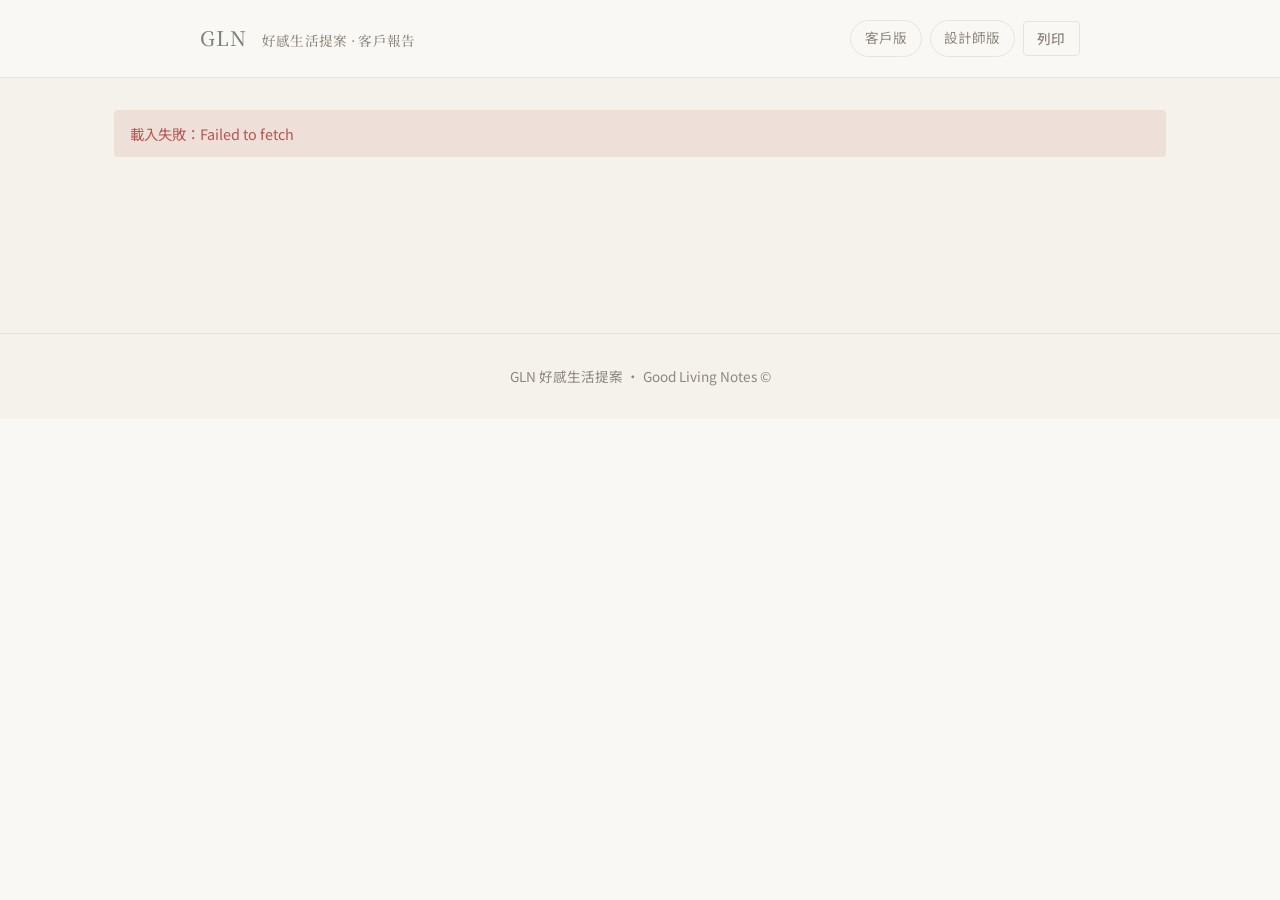
<file: report.html>
<!DOCTYPE html>
<html lang="zh-Hant">
<head>
  <meta charset="UTF-8" />
  <meta name="viewport" content="width=device-width, initial-scale=1.0" />
  <meta name="robots" content="noindex, nofollow" />
  <title>GLN 客戶報告</title>
  <link rel="preconnect" href="https://fonts.googleapis.com" />
  <link rel="preconnect" href="https://fonts.gstatic.com" crossorigin />
  <link href="https://fonts.googleapis.com/css2?family=Noto+Sans+TC:wght@400;500;700&family=Noto+Serif+TC:wght@400;500;600&family=Ibarra+Real+Nova:wght@400;500&display=swap" rel="stylesheet" />
  <link rel="stylesheet" href="styles.css" />
  <style>
    .cmn-meeting { margin-bottom: 1rem; }
    .cmn-meeting-ts { font-size: .8rem; color: #8a8472; margin-bottom: .3rem; }
    .cmn-summary { background: #faf8f3; border-left: 3px solid #c8a96a; padding: .7rem 1rem; border-radius: 4px; margin: 0; list-style-position: inside; }
    .cmn-summary li { margin: .25rem 0; }
    .cmn-comment-thread { margin-top: 1.2rem; padding: .8rem 1rem; background: #faf8f3; border: 1px solid #e6e1d6; border-radius: 8px; }
    .cmn-comment-head { font-weight: 600; margin-bottom: .5rem; color: #3a362e; }
    .cmn-comment { display: flex; flex-wrap: wrap; align-items: baseline; gap: .4rem; padding: .35rem 0; border-bottom: 1px dashed #e6e1d6; }
    .cmn-comment-author { font-size: .72rem; font-weight: 600; padding: .05rem .45rem; border-radius: 999px; flex-shrink: 0; }
    .cmn-comment.director .cmn-comment-author { background: rgba(111,106,60,.18); color: #6f6a3c; }
    .cmn-comment.designer .cmn-comment-author { background: #e3ebe1; color: #4a7040; }
    .cmn-comment.client .cmn-comment-author { background: #f3e3e8; color: #a05068; }
    .cmn-comment-text { flex: 1; min-width: 60%; }
    .cmn-comment-ts { font-size: .72rem; color: #8a8472; margin-left: auto; }
    .cmn-comment-add { display: flex; gap: .5rem; margin-top: .7rem; }
    .cmn-comment-add input { flex: 1; padding: .45rem .7rem; border: 1px solid #e6e1d6; border-radius: 6px; font-size: .9rem; font-family: inherit; }
    .cmn-comment-add input:focus { border-color: #6f6a3c; outline: none; }
    .cmn-meeting-client .cmn-summary { border-left-color: #a05068; background: #fbf3f5; }
    .cmn-note-add { margin-top: 1rem; padding: .8rem 1rem; background: #fbf9f4; border: 1px dashed #d8c7a4; border-radius: 8px; }
    .cmn-note-head { font-weight: 600; color: #a8743a; }
    .cmn-note-add textarea { width: 100%; box-sizing: border-box; padding: .5rem .7rem; border: 1px solid #e6e1d6; border-radius: 6px; font-size: .9rem; font-family: inherit; resize: vertical; margin-bottom: .5rem; }
    .cmn-note-add textarea:focus { border-color: #6f6a3c; outline: none; }
    .so-panel { border: 1px solid #e6e1d6; border-radius: 10px; background: #fbf9f4; }
    .so-panel.published { border-color: #b8cdb0; background: #f4f8f2; }
    .so-step { display: flex; align-items: center; gap: .8rem; padding: .7rem .2rem; border-bottom: 1px dashed #e6e1d6; }
    .so-step:last-of-type { border-bottom: none; }
    .so-step-num { flex-shrink: 0; width: 1.7rem; height: 1.7rem; border-radius: 999px; background: #e6e1d6; color: #6f6a3c; display: flex; align-items: center; justify-content: center; font-weight: 600; font-size: .9rem; }
    .so-step.done .so-step-num { background: #7B9070; color: #fff; }
    .so-step-body { flex: 1; min-width: 40%; }
    .so-step-title { font-weight: 600; color: #3a362e; }
    .so-step-meta { font-size: .78rem; color: #6f6a3c; }
    .so-step-meta.muted { color: #8a8472; }
    .so-step-action { margin-left: auto; }
    .so-status { margin-top: .9rem; padding: .55rem .8rem; border-radius: 6px; font-size: .85rem; }
    .so-status.pending { background: #faf3e6; color: #a8743a; }
    .so-status.ok { background: #e9f2e5; color: #4a7040; }
  </style>
</head>
<body class="report-body">

  <header class="site-header">
    <div class="header-inner">
      <div class="site-logo">
        GLN <span>好感生活提案 · 客戶報告</span>
      </div>
      <div class="report-toggle">
        <a href="#" data-version="client" class="toggle-btn">客戶版</a>
        <a href="#" data-version="designer" class="toggle-btn">設計師版</a>
        <button type="button" id="print-btn" class="btn btn-ghost btn-sm">列印</button>
      </div>
    </div>
  </header>

  <main class="container report-container">
    <div id="report-root">
      <p class="muted" style="text-align:center; padding: 4rem 0;">載入中…</p>
    </div>
  </main>

  <footer class="site-footer no-print">
    GLN 好感生活提案 · Good Living Notes ©
  </footer>

  <script src="report.js"></script>
</body>
</html>
</file>
<file: styles.css>
/* ============================================
   GLN 客戶問卷系統 — Visual Identity
   主色：#7C837B Olive Gray
   輔色：#8E877D Taupe Clay / #E7E4DF Soft Mist White
   ============================================ */

:root {
  --gln-olive: #7C837B;
  --gln-taupe: #8E877D;
  --gln-mist: #E7E4DF;
  --gln-ink: #2B2B2B;
  --gln-sand: #F5F2EC;
  --gln-warm-white: #FAF8F4;
  --gln-accent: #A67C52;
  --gln-error: #B85450;
  --gln-success: #7B9070;

  --font-serif: 'Noto Serif TC', 'Ibarra Real Nova', 'Songti TC', serif;
  --font-sans: 'Noto Sans TC', system-ui, -apple-system, sans-serif;

  --max-width: 880px;
  --radius: 4px;
  --shadow: 0 2px 12px rgba(43, 43, 43, 0.06);
}

* { box-sizing: border-box; }

html, body {
  margin: 0;
  padding: 0;
  background: var(--gln-warm-white);
  color: var(--gln-ink);
  font-family: var(--font-sans);
  font-size: 16px;
  line-height: 1.6;
  /* Android Chrome：阻止下拉刷新干擾 swipe 手勢 */
  overscroll-behavior-y: contain;
  /* iOS Safari：移除點擊高亮，避免 swipe 時閃藍框 */
  -webkit-tap-highlight-color: transparent;
  /* iPhone 瀏海安全區（viewport-fit=cover 才作用） */
  padding-top: env(safe-area-inset-top);
  padding-bottom: env(safe-area-inset-bottom);
}

/* ===== Hero / Intro 排版（中文友善斷字）===== */
.hero {
  text-align: center;
  padding: 2rem 0 1.5rem;
}

.hero-logo {
  width: 64px;
  height: auto;
  margin-bottom: 1.25rem;
  opacity: 0.9;
}

.hero h1 {
  font-family: var(--font-serif);
  font-size: 2.4rem;
  font-weight: 500;
  letter-spacing: 0.12em;
  margin: 0 0 1.75rem;
  color: var(--gln-ink);
  /* 標題不斷字 */
  white-space: nowrap;
}

.intro {
  font-size: 1rem;
  line-height: 2;
  color: var(--gln-ink);
  max-width: 38em;        /* 中文 38 字寬最易讀 */
  margin: 0 auto 1.25rem;
  text-align: justify;
  text-justify: inter-character;
  text-wrap: pretty;       /* Chrome 117+ 智慧斷行 */
  word-break: normal;
  overflow-wrap: break-word;
  line-break: strict;      /* 標點不孤行 */
  /* iOS 中英文字距優化 */
  -webkit-font-feature-settings: "palt";
}

.intro-note {
  font-size: 0.85rem;
  line-height: 1.85;
  color: var(--gln-taupe);
  max-width: 36em;
  margin: 0 auto 1.5rem;
  padding: 0.85rem 1.25rem;
  background: var(--gln-mist);
  border-radius: 6px;
  border-left: 3px solid var(--gln-olive);
  text-align: justify;
  line-break: strict;
}

.hero-time-note {
  font-size: 0.85rem;
  margin-top: 1.5rem;
}

.hero-value-note {
  font-size: 0.88rem;
  line-height: 2;
  color: var(--gln-ink);
  max-width: 38em;
  margin: 0.6rem auto 0;
  padding: 1rem 1.25rem;
  background: rgba(124, 131, 123, 0.08);
  border-radius: 6px;
  text-align: center;
  text-wrap: pretty;
  line-break: strict;
}

.hero-value-note strong {
  color: var(--gln-olive);
}

/* 一般 nowrap 工具類（中文排版規範）*/
.nowrap { white-space: nowrap; display: inline-block; }

/* ===== Email 先填區 ===== */
.email-gate-section {
  background: #fff;
  border: 1.5px solid var(--gln-olive);
  border-radius: 8px;
  margin-bottom: 2rem;
  padding: 1.25rem 1.5rem;
}
.email-gate-inner { max-width: 480px; }
.email-gate-label {
  display: block;
  font-family: var(--font-serif);
  font-size: 1rem;
  font-weight: 500;
  color: var(--gln-ink);
  margin-bottom: 0.3rem;
}
.email-gate-hint {
  font-size: 0.85rem;
  color: var(--gln-taupe);
  margin: 0 0 0.75rem;
  line-height: 1.5;
}
.email-gate-input {
  width: 100%;
  padding: 0.6rem 0.875rem;
  border: 1px solid var(--gln-mist);
  border-radius: var(--radius);
  font-family: var(--font-sans);
  font-size: 1rem;
  outline: none;
  background: var(--gln-sand);
}
.email-gate-input:focus { border-color: var(--gln-olive); background: #fff; }

/* ===== 各段保存按鈕 ===== */
.section-save-bar {
  display: flex;
  justify-content: flex-end;
  padding-top: 1.25rem;
  margin-top: 0.5rem;
  border-top: 1px solid var(--gln-mist);
}
.btn-section-save {
  padding: 0.5rem 1.25rem;
  background: transparent;
  border: 1px solid var(--gln-olive);
  border-radius: var(--radius);
  color: var(--gln-olive);
  font-family: var(--font-sans);
  font-size: 0.9rem;
  cursor: pointer;
  transition: background 0.15s, color 0.15s;
}
.btn-section-save:hover { background: var(--gln-olive); color: #fff; }

/* ===== 修改重送提示 banner ===== */
.resubmit-banner {
  background: #f0f4ef;
  border: 1px solid #b2c9ad;
  border-radius: 6px;
  padding: 0.75rem 1rem;
  margin-bottom: 1.5rem;
  font-size: 0.9rem;
  color: #3a5a35;
  line-height: 1.5;
}

/* Section 內提示文字框 */
.info-note {
  background: rgba(124, 131, 123, 0.06);
  border-left: 3px solid var(--gln-olive);
  padding: 0.7rem 1rem;
  margin: 0.75rem 0;
  font-size: 0.88rem;
  line-height: 1.85;
  color: var(--gln-ink);
  border-radius: 0 4px 4px 0;
  line-break: strict;
}

.info-note.muted-note {
  border-left-color: var(--gln-taupe);
  color: var(--gln-taupe);
  background: rgba(142, 135, 125, 0.04);
}

/* 選填徽章（Section 標題用）*/
.optional-badge {
  display: inline-block;
  background: var(--gln-mist);
  color: var(--gln-taupe);
  font-size: 0.7rem;
  font-weight: 500;
  padding: 0.2rem 0.6rem;
  border-radius: 999px;
  margin-left: 0.6rem;
  letter-spacing: 0.05em;
  vertical-align: middle;
  font-family: var(--font-sans);
  border: 1px solid rgba(142, 135, 125, 0.25);
}

/* Section meta 文字斷字優化 */
.section-meta {
  line-height: 1.85;
  line-break: strict;
  word-break: normal;
  overflow-wrap: break-word;
  max-width: 50em;
  -webkit-font-feature-settings: "palt";
}

/* 手機端：標題可換行（白色背景太窄會擠在一行） */
@media (max-width: 480px) {
  .hero h1 {
    font-size: 1.8rem;
    white-space: normal;
    letter-spacing: 0.08em;
  }
  .intro {
    font-size: 0.95rem;
    line-height: 1.9;
    text-align: left; /* 手機端 justify 不好看，改左對齊 */
  }
  .optional-badge {
    display: block;
    width: fit-content;
    margin: 0.4rem 0 0;
  }
}

/* ===== Layout ===== */
.container {
  max-width: var(--max-width);
  margin: 0 auto;
  padding: 2rem 1.5rem 6rem;
}

header.site-header {
  background: var(--gln-warm-white);
  border-bottom: 1px solid var(--gln-mist);
  padding: 1.25rem 1.5rem;
  position: sticky;
  top: 0;
  z-index: 50;
  backdrop-filter: blur(8px);
}

.header-inner {
  max-width: var(--max-width);
  margin: 0 auto;
  display: flex;
  justify-content: space-between;
  align-items: center;
  gap: 1rem;
}

.header-actions {
  display: flex;
  align-items: center;
  gap: 0.85rem;
}

.save-cloud-btn {
  background: var(--gln-olive);
  color: #fff;
  border: none;
  padding: 0.45rem 0.9rem;
  border-radius: 999px;
  font-size: 0.78rem;
  cursor: pointer;
  font-family: inherit;
  white-space: nowrap;
  transition: opacity 0.2s ease;
}

.save-cloud-btn:hover {
  opacity: 0.85;
}

.status-stack {
  display: flex;
  flex-direction: column;
  align-items: flex-end;
  gap: 0.15rem;
  font-size: 0.72rem;
}

.cloud-sync-status {
  font-size: 0.68rem;
  color: var(--gln-taupe);
  opacity: 0.7;
}

@media (max-width: 600px) {
  .save-cloud-btn { font-size: 0.7rem; padding: 0.35rem 0.7rem; }
  .status-stack { font-size: 0.65rem; }
}

.site-logo {
  font-family: var(--font-serif);
  font-size: 1.25rem;
  letter-spacing: 0.06em;
  color: var(--gln-olive);
  font-weight: 500;
}

.site-logo span {
  color: var(--gln-taupe);
  margin-left: 0.5rem;
  font-size: 0.85rem;
  letter-spacing: 0.02em;
}

/* Logo with image */
.site-logo-link {
  display: inline-flex;
  align-items: center;
  gap: 0.65rem;
  text-decoration: none;
  color: inherit;
}

.site-logo-img {
  height: 32px;
  width: auto;
  display: block;
}

.site-logo-text {
  color: var(--gln-taupe);
  font-size: 0.9rem;
  letter-spacing: 0.02em;
  font-family: var(--font-serif);
}

/* Hero block (頁首 logo + 標題 + 引言) */
.hero {
  text-align: center;
  padding: 3rem 1rem 2.5rem;
  margin-bottom: 2rem;
  border-bottom: 1px solid var(--gln-mist);
}

.hero-logo {
  width: 110px;
  height: auto;
  margin: 0 auto 1.5rem;
  display: block;
}

.hero h1 {
  font-family: var(--font-serif);
  font-size: 2.2rem;
  letter-spacing: 0.08em;
  margin: 0.5rem 0 1.5rem;
  color: var(--gln-ink);
  font-weight: 500;
}

.hero .intro {
  max-width: 540px;
  margin: 0 auto;
  text-align: center;
  color: var(--gln-ink);
  line-height: 2;
  font-size: 1rem;
}

@media (max-width: 720px) {
  .hero { padding: 2rem 0.5rem 1.5rem; }
  .hero-logo { width: 80px; }
  .hero h1 { font-size: 1.6rem; }
  .hero .intro { font-size: 0.95rem; line-height: 1.9; }
  .site-logo-text { display: none; } /* mobile: 只顯示 logo */
}

/* ===== Typography ===== */
h1, h2, h3 {
  font-family: var(--font-serif);
  font-weight: 500;
  color: var(--gln-ink);
  letter-spacing: 0.02em;
}

h1 {
  font-size: 2rem;
  margin: 1.5rem 0 0.5rem;
}

h2 {
  font-size: 1.4rem;
  margin: 3rem 0 1rem;
  padding-bottom: 0.5rem;
  border-bottom: 1px solid var(--gln-mist);
  color: var(--gln-olive);
}

h3 {
  font-size: 1.1rem;
  margin: 2rem 0 0.75rem;
  color: var(--gln-taupe);
}

.intro {
  color: var(--gln-taupe);
  font-size: 0.95rem;
  margin-bottom: 2rem;
}

.muted {
  color: var(--gln-taupe);
  font-size: 0.9rem;
}

/* ===== Progress bar ===== */
.progress {
  position: sticky;
  top: 60px;
  background: var(--gln-warm-white);
  padding: 0.5rem 0;
  z-index: 40;
  border-bottom: 1px solid var(--gln-mist);
}

.progress-track {
  height: 4px;
  background: var(--gln-mist);
  border-radius: 2px;
  overflow: hidden;
}

.progress-fill {
  height: 100%;
  background: var(--gln-olive);
  width: 0%;
  transition: width 0.3s ease;
}

.progress-label {
  font-size: 0.8rem;
  color: var(--gln-taupe);
  text-align: right;
  margin-top: 0.25rem;
}

/* ===== Section ===== */
.section {
  background: white;
  border: 1px solid var(--gln-mist);
  border-radius: var(--radius);
  padding: 2rem;
  margin: 1.5rem 0;
  box-shadow: var(--shadow);
}

.section-meta {
  font-size: 0.85rem;
  color: var(--gln-taupe);
  margin-bottom: 1.5rem;
  padding-bottom: 1rem;
  border-bottom: 1px dashed var(--gln-mist);
}

/* ===== Accordion（可折疊 Section）===== */
.section.collapsible > h2 {
  cursor: pointer;
  user-select: none;
  display: flex;
  align-items: center;
  gap: 0.6rem;
  position: relative;
  outline: none;
  padding-right: 2rem;
  margin: 0;
}
.section.collapsible > h2::after {
  content: '';
  display: inline-block;
  width: 0.65rem;
  height: 0.65rem;
  border-right: 2px solid var(--gln-olive);
  border-bottom: 2px solid var(--gln-olive);
  transform: rotate(-45deg);
  transition: transform 0.25s ease;
  margin-left: auto;
  flex-shrink: 0;
}
.section.collapsible.is-open > h2::after {
  transform: rotate(45deg);
}
.section.collapsible > h2:hover {
  color: var(--gln-taupe);
}
.section.collapsible > h2:focus-visible {
  box-shadow: 0 0 0 2px var(--gln-clay);
  border-radius: 4px;
}
.section.collapsible > .section-body {
  display: none;
}
.section.collapsible.is-open > .section-body {
  display: block;
  margin-top: 1.25rem;
  animation: accordion-fade 0.25s ease;
}
@keyframes accordion-fade {
  from { opacity: 0; transform: translateY(-4px); }
  to { opacity: 1; transform: translateY(0); }
}
.section.collapsible:not(.is-open) {
  padding-bottom: 2rem;
}

/* ===== Form ===== */
.field {
  margin-bottom: 1.25rem;
}

.field-row {
  display: grid;
  grid-template-columns: repeat(auto-fit, minmax(220px, 1fr));
  gap: 1rem;
}

label {
  display: block;
  font-size: 0.9rem;
  font-weight: 500;
  margin-bottom: 0.35rem;
  color: var(--gln-ink);
}

label .required {
  color: var(--gln-error);
  margin-left: 0.25rem;
}

input[type="text"],
input[type="number"],
input[type="date"],
input[type="email"],
input[type="tel"],
select,
textarea {
  width: 100%;
  padding: 0.6rem 0.75rem;
  border: 1px solid var(--gln-mist);
  border-radius: var(--radius);
  background: var(--gln-warm-white);
  font-family: inherit;
  font-size: 0.95rem;
  color: var(--gln-ink);
  transition: border-color 0.2s, box-shadow 0.2s;
}

input:focus,
select:focus,
textarea:focus {
  outline: none;
  border-color: var(--gln-olive);
  box-shadow: 0 0 0 3px rgba(124, 131, 123, 0.15);
}

textarea {
  min-height: 5rem;
  resize: vertical;
}

/* Checkbox group */
.checkbox-group,
.radio-group {
  display: flex;
  flex-wrap: wrap;
  gap: 0.5rem;
  margin-top: 0.25rem;
}

.chip {
  display: inline-flex;
  align-items: center;
  gap: 0.4rem;
  padding: 0.4rem 0.85rem;
  border: 1px solid var(--gln-mist);
  border-radius: 999px;
  background: var(--gln-warm-white);
  font-size: 0.85rem;
  cursor: pointer;
  transition: all 0.15s;
  user-select: none;
}

.chip:hover {
  border-color: var(--gln-taupe);
}

.chip input {
  display: none;
}

.chip input:checked + span,
.chip.checked {
  /* visual signal handled by parent */
}

.chip.active {
  background: var(--gln-olive);
  color: white;
  border-color: var(--gln-olive);
}

/* ===== Family members ===== */
.member-list {
  display: grid;
  gap: 1rem;
}

.member-card {
  border: 1px solid var(--gln-mist);
  border-radius: var(--radius);
  padding: 1.25rem;
  background: var(--gln-sand);
  position: relative;
}

/* 寵物卡：暖色 border 與成員卡視覺區隔 */
.member-card.pet-card {
  background: #FBF6EF;
  border-color: rgba(202, 180, 145, 0.4);
  border-left: 3px solid #CAB491;
}

.member-card.pet-card .member-card-header {
  color: #A67C52;
}

.member-card .remove-btn {
  position: absolute;
  top: 0.75rem;
  right: 0.75rem;
  background: none;
  border: none;
  color: var(--gln-taupe);
  cursor: pointer;
  font-size: 0.85rem;
}

.member-card .remove-btn:hover {
  color: var(--gln-error);
}

.member-card-header {
  display: flex;
  align-items: center;
  gap: 0.75rem;
  margin-bottom: 1rem;
  font-family: var(--font-serif);
  font-size: 1.05rem;
  color: var(--gln-olive);
}

.add-member-btn {
  display: inline-flex;
  align-items: center;
  gap: 0.5rem;
  padding: 0.6rem 1.25rem;
  border: 1px dashed var(--gln-taupe);
  border-radius: var(--radius);
  background: transparent;
  color: var(--gln-taupe);
  cursor: pointer;
  font-family: inherit;
  font-size: 0.9rem;
  margin-top: 0.5rem;
  transition: all 0.15s;
}

.add-member-btn:hover {
  background: var(--gln-mist);
  color: var(--gln-olive);
}

/* ===== Equipment grid ===== */
.equipment-row {
  display: grid;
  grid-template-columns: 180px repeat(4, 1fr) 140px;
  gap: 0.5rem;
  align-items: center;
  padding: 0.5rem 0;
  border-bottom: 1px solid var(--gln-mist);
}

/* 下拉選單版（4 欄：標題 + 下拉 + 其他自填 + 備註）*/
.equipment-row--select {
  grid-template-columns: 180px 1.4fr 1fr 1fr;
}

.equipment-row--select select {
  padding: 0.4rem 0.5rem;
  font-size: 0.9rem;
}

.equipment-row:last-child {
  border-bottom: none;
}

.equipment-row .label {
  font-size: 0.9rem;
  color: var(--gln-ink);
}

.equipment-row input {
  padding: 0.4rem 0.5rem;
  font-size: 0.85rem;
}

.equipment-category {
  margin: 1.5rem 0 0.5rem;
  font-family: var(--font-serif);
  font-size: 1rem;
  color: var(--gln-olive);
  padding-bottom: 0.25rem;
  border-bottom: 1px solid var(--gln-mist);
}

/* ===== Sub-Accordion（區域 / 設備類別 折疊）===== */
.sub-section {
  margin: 0.5rem 0;
  border: 1px solid var(--gln-mist);
  border-radius: 6px;
  overflow: hidden;
  background: white;
}
.sub-section + .sub-section {
  margin-top: 0.5rem;
}
.sub-section-header {
  display: flex;
  align-items: center;
  gap: 0.75rem;
  width: 100%;
  padding: 0.85rem 1rem;
  background: rgba(231, 228, 223, 0.35);
  border: none;
  cursor: pointer;
  font-family: var(--font-serif);
  font-size: 1rem;
  color: var(--gln-olive);
  text-align: left;
  transition: background 0.15s ease;
}
.sub-section-header:hover {
  background: rgba(231, 228, 223, 0.65);
}
.sub-section-header:focus-visible {
  outline: 2px solid var(--gln-clay);
  outline-offset: -2px;
}
.sub-section-name {
  flex: 1;
  font-weight: 500;
}
.sub-section-count {
  font-family: var(--font-sans, sans-serif);
  font-size: 0.75rem;
  color: var(--gln-taupe);
  font-weight: normal;
  background: white;
  padding: 0.15rem 0.55rem;
  border-radius: 999px;
  border: 1px solid var(--gln-mist);
}
.sub-section-caret {
  display: inline-block;
  width: 0.55rem;
  height: 0.55rem;
  border-right: 2px solid var(--gln-olive);
  border-bottom: 2px solid var(--gln-olive);
  transform: rotate(-45deg);
  transition: transform 0.2s ease;
  flex-shrink: 0;
  margin-right: 0.2rem;
}
.sub-section.is-open .sub-section-caret {
  transform: rotate(45deg);
}
.sub-section-body {
  display: none;
  padding: 0.5rem 1rem 1rem;
}
.sub-section.is-open .sub-section-body {
  display: block;
  animation: accordion-fade 0.2s ease;
}

@media (max-width: 720px) {
  .equipment-row {
    grid-template-columns: 1fr;
    padding: 1rem 0;
  }
}

/* ===== Submit area ===== */
.submit-area {
  margin-top: 3rem;
  padding: 2rem;
  background: var(--gln-sand);
  border-radius: var(--radius);
  border: 1px solid var(--gln-mist);
}

.submit-wait-hint {
  font-size: 0.82rem;
  color: var(--gln-taupe);
  margin-bottom: 0.75rem;
  text-align: center;
}

.consent {
  display: flex;
  align-items: flex-start;
  gap: 0.75rem;
  padding: 1rem;
  background: white;
  border: 1px solid var(--gln-mist);
  border-radius: var(--radius);
  margin-bottom: 1.5rem;
  cursor: pointer;
}

.consent input {
  margin-top: 0.2rem;
  width: 18px;
  height: 18px;
  accent-color: var(--gln-olive);
}

.consent-text {
  font-size: 0.9rem;
  color: var(--gln-ink);
}

.btn {
  display: inline-flex;
  align-items: center;
  justify-content: center;
  gap: 0.5rem;
  padding: 0.85rem 2rem;
  border: none;
  border-radius: var(--radius);
  font-family: inherit;
  font-size: 1rem;
  font-weight: 500;
  cursor: pointer;
  transition: all 0.15s;
}

.btn-primary {
  background: var(--gln-olive);
  color: white;
}

.btn-primary:hover:not(:disabled) {
  background: var(--gln-ink);
}

.btn-primary:disabled {
  background: var(--gln-mist);
  color: var(--gln-taupe);
  cursor: not-allowed;
}

.btn-ghost {
  background: transparent;
  color: var(--gln-taupe);
  border: 1px solid var(--gln-mist);
}

/* ===== Status / toast ===== */
.status-banner {
  padding: 0.75rem 1rem;
  border-radius: var(--radius);
  font-size: 0.9rem;
  margin-bottom: 1rem;
}

.status-banner.info {
  background: var(--gln-mist);
  color: var(--gln-ink);
}

.status-banner.success {
  background: rgba(123, 144, 112, 0.15);
  color: var(--gln-success);
}

.status-banner.error {
  background: rgba(184, 84, 80, 0.12);
  color: var(--gln-error);
}

/* ===== Footer ===== */
footer.site-footer {
  text-align: center;
  padding: 2rem 1rem;
  color: var(--gln-taupe);
  font-size: 0.85rem;
  border-top: 1px solid var(--gln-mist);
  margin-top: 4rem;
}

/* ===== Responsive ===== */
@media (max-width: 720px) {
  .container { padding: 1rem 1rem 4rem; }
  .section { padding: 1.25rem; }
  h1 { font-size: 1.5rem; }
  h2 { font-size: 1.2rem; }
}

/* ============================================
   報告頁 (report.html)
   ============================================ */
.report-body {
  background: var(--gln-sand);
}

.report-container {
  max-width: 1100px;
}

.report-toggle {
  display: inline-flex;
  gap: 0.5rem;
  align-items: center;
}

.toggle-btn {
  padding: 0.4rem 0.85rem;
  border: 1px solid var(--gln-mist);
  border-radius: 999px;
  font-size: 0.85rem;
  color: var(--gln-taupe);
  text-decoration: none;
  background: var(--gln-warm-white);
}

.toggle-btn.active {
  background: var(--gln-olive);
  color: white;
  border-color: var(--gln-olive);
}

.btn-sm {
  padding: 0.4rem 0.85rem;
  font-size: 0.85rem;
}

.report {
  background: white;
  border-radius: var(--radius);
  padding: 3rem 2.5rem;
  box-shadow: var(--shadow);
  margin: 2rem 0;
}

.report-header {
  text-align: center;
  border-bottom: 1px solid var(--gln-mist);
  padding-bottom: 2rem;
  margin-bottom: 2rem;
}

.case-id {
  font-family: var(--font-serif);
  letter-spacing: 0.1em;
  color: var(--gln-taupe);
  font-size: 0.9rem;
}

.designer-header .case-row {
  display: flex;
  flex-wrap: wrap;
  gap: 0.5rem 1rem;
  font-size: 0.95rem;
  color: var(--gln-ink);
  border-bottom: 1px solid var(--gln-mist);
  padding-bottom: 1rem;
}

.report-section {
  margin: 2.5rem 0;
}

.report-section h2 {
  border-bottom: none;
  padding-bottom: 0;
  margin-bottom: 1rem;
  font-size: 1.3rem;
  color: var(--gln-olive);
}

.report-section.three-col {
  display: grid;
  grid-template-columns: repeat(3, 1fr);
  gap: 1.5rem;
}

.report-section.three-col h3 {
  margin-top: 0;
}

/* 家庭成員 tile */
.member-grid {
  display: grid;
  grid-template-columns: repeat(auto-fit, minmax(220px, 1fr));
  gap: 1rem;
}

.member-tile {
  background: var(--gln-sand);
  border: 1px solid var(--gln-mist);
  border-radius: var(--radius);
  padding: 1.25rem;
}

.member-name {
  font-family: var(--font-serif);
  font-size: 1.1rem;
  color: var(--gln-olive);
  font-weight: 500;
}

.member-meta {
  color: var(--gln-taupe);
  font-size: 0.85rem;
  margin: 0.25rem 0 0.75rem;
}

.member-need {
  font-size: 0.9rem;
}

/* 寵物卡 (報告頁) */
.pet-grid {
  display: grid;
  grid-template-columns: repeat(auto-fit, minmax(240px, 1fr));
  gap: 1rem;
}

.pet-tile {
  background: #FBF6EF;
  border: 1px solid rgba(202, 180, 145, 0.4);
  border-left: 3px solid #CAB491;
  border-radius: var(--radius);
  padding: 1.25rem;
}

.pet-name {
  font-family: var(--font-serif);
  font-size: 1.1rem;
  color: #A67C52;
  font-weight: 500;
}

.pet-species {
  font-size: 0.85rem;
  color: var(--gln-taupe);
  font-weight: normal;
  margin-left: 0.4rem;
}

.pet-meta {
  color: var(--gln-taupe);
  font-size: 0.85rem;
  margin: 0.25rem 0 0.75rem;
}

.pet-detail {
  font-size: 0.85rem;
  margin: 0.3rem 0;
}

/* 客戶上傳參考圖 grid (報告頁) */
.ref-photos-grid {
  display: grid;
  grid-template-columns: repeat(auto-fill, minmax(160px, 1fr));
  gap: 0.75rem;
}

.ref-photo-link {
  display: block;
  text-decoration: none;
  color: inherit;
  border-radius: 6px;
  overflow: hidden;
  box-shadow: 0 2px 8px rgba(43, 43, 43, 0.1);
  transition: transform 0.2s ease;
  background: var(--gln-sand);
}

.ref-photo-link:hover {
  transform: scale(1.03);
  box-shadow: 0 4px 14px rgba(43, 43, 43, 0.15);
}

.ref-photo-link img {
  width: 100%;
  aspect-ratio: 1;
  object-fit: cover;
  display: block;
}

.ref-photo-name {
  font-size: 0.72rem;
  color: var(--gln-taupe);
  padding: 0.4rem 0.6rem;
  text-align: center;
  background: var(--gln-warm-white);
  white-space: nowrap;
  overflow: hidden;
  text-overflow: ellipsis;
}

.ref-external-link {
  display: inline-block;
  word-break: break-all;
  color: var(--gln-olive);
  font-size: 0.9rem;
  text-decoration: underline;
  padding: 0.5rem 0.75rem;
  background: var(--gln-sand);
  border-radius: 6px;
  border: 1px solid #C5B8A8;
  transition: background 0.2s;
}

.ref-external-link:hover {
  background: var(--gln-mist);
}

/* metric grid */
.metric-grid {
  display: grid;
  grid-template-columns: repeat(auto-fit, minmax(140px, 1fr));
  gap: 0.75rem;
  margin: 1rem 0;
}

.metric {
  background: var(--gln-sand);
  border-radius: var(--radius);
  padding: 1rem;
  text-align: center;
}

.metric-label {
  font-size: 0.8rem;
  color: var(--gln-taupe);
  margin-bottom: 0.25rem;
}

.metric-value {
  font-family: var(--font-serif);
  font-size: 1.2rem;
  color: var(--gln-ink);
}

.report-paragraph {
  background: var(--gln-warm-white);
  padding: 1rem 1.25rem;
  border-radius: var(--radius);
  border-left: 3px solid var(--gln-olive);
  margin: 1rem 0;
  line-height: 1.8;
}

/* 材質喜好條 */
.material-bars {
  margin: 1.5rem 0;
}

.bar-row {
  display: grid;
  grid-template-columns: 80px 1fr 50px;
  gap: 1rem;
  align-items: center;
  margin: 0.4rem 0;
}

.bar-label {
  font-size: 0.9rem;
  color: var(--gln-ink);
}

.bar-track {
  height: 8px;
  background: var(--gln-mist);
  border-radius: 4px;
  overflow: hidden;
}

.bar-fill {
  height: 100%;
  background: var(--gln-olive);
}

.bar-score {
  font-size: 0.85rem;
  color: var(--gln-taupe);
  text-align: right;
}

.priority-list {
  background: var(--gln-sand);
  padding: 1rem 1rem 1rem 2.5rem;
  border-radius: var(--radius);
  font-family: var(--font-serif);
  font-size: 1.1rem;
  line-height: 2;
}

/* 設計師版表格 */
.report-table {
  width: 100%;
  border-collapse: collapse;
  font-size: 0.9rem;
  margin: 1rem 0;
}

.report-table th,
.report-table td {
  text-align: left;
  padding: 0.5rem 0.75rem;
  border-bottom: 1px solid var(--gln-mist);
}

.report-table th {
  background: var(--gln-sand);
  font-weight: 500;
  color: var(--gln-taupe);
}

.report-table.editable input[type="text"] {
  padding: 0.3rem 0.5rem;
  font-size: 0.85rem;
}

.kv-grid {
  display: grid;
  grid-template-columns: repeat(2, 1fr);
  gap: 0.5rem 1.5rem;
  font-size: 0.9rem;
}

.kv-grid .full-row {
  grid-column: 1 / -1;
}

.director-notes {
  background: var(--gln-sand);
  padding: 1.25rem;
  border-radius: var(--radius);
  min-height: 4rem;
  font-size: 0.95rem;
  white-space: pre-wrap;
}

@media print {
  .no-print { display: none !important; }
  .report-body { background: white; }
  .site-header { position: static; box-shadow: none; }
  .report { box-shadow: none; padding: 1rem; margin: 0; }
  .report-section { page-break-inside: avoid; }

  /* 確保背景色、漸層在列印時顯示 */
  * { -webkit-print-color-adjust: exact; print-color-adjust: exact; }

  /* 空間人格 Hero block */
  .personality-hero {
    page-break-inside: avoid;
    break-inside: avoid;
    background: #FAF5EE !important;  /* 簡化漸層為純色，列印相容 */
    padding: 1.5rem;
    margin-bottom: 1.5rem;
  }

  /* bar 動畫在列印不需要 */
  .personality-bar-fill { transition: none; }

  /* 文字區塊避免斷頁 */
  .archetype-block { page-break-inside: avoid; break-inside: avoid; }
  .archetype-cross-note { page-break-inside: avoid; break-inside: avoid; }
  .personality-contradiction { page-break-inside: avoid; break-inside: avoid; }
  .personality-fragility { page-break-inside: avoid; break-inside: avoid; }
  .design-direction-block { page-break-inside: avoid; break-inside: avoid; }
  .insight-card { page-break-inside: avoid; break-inside: avoid; }

  /* 人格 Hero 前強制換頁（第二頁起始），避免跟 header 擠在同頁 */
  .personality-hero { page-break-before: auto; }

  /* 縮小字級讓列印版更緊湊 */
  .archetype-name { font-size: 1.5rem; }
  .archetype-cross-note { font-size: 0.9rem; padding: 0.75rem 1rem; }
  .top3-block { max-width: 100%; }
}

@media (max-width: 720px) {
  .report { padding: 1.5rem; }
  .report-section.three-col { grid-template-columns: 1fr; }
  .kv-grid { grid-template-columns: 1fr; }
}

/* ============================================
   AI 分析區塊
   ============================================ */
.ai-analysis {
  background: linear-gradient(to bottom, var(--gln-sand), var(--gln-warm-white));
  border: 1px solid var(--gln-olive);
  border-radius: var(--radius);
  padding: 2rem;
  margin-top: 3rem;
}

.ai-analysis h2 {
  color: var(--gln-ink);
  border-bottom: 2px solid var(--gln-olive);
  padding-bottom: 0.5rem;
}

.analysis-summary {
  background: white;
  padding: 1.25rem;
  border-radius: var(--radius);
  border-left: 4px solid var(--gln-olive);
  margin: 1rem 0 2rem;
  font-size: 0.95rem;
  line-height: 1.7;
}

.insight-card {
  background: white;
  border: 1px solid var(--gln-mist);
  border-radius: var(--radius);
  padding: 1.5rem;
  margin: 1rem 0;
  box-shadow: var(--shadow);
}

.insight-header {
  display: flex;
  align-items: center;
  gap: 0.75rem;
  margin-bottom: 1rem;
  padding-bottom: 0.75rem;
  border-bottom: 1px solid var(--gln-mist);
}

.priority-tag {
  display: inline-block;
  padding: 0.2rem 0.6rem;
  border-radius: 4px;
  color: white;
  font-size: 0.75rem;
  font-weight: 700;
  letter-spacing: 0.05em;
}

.insight-header h4 {
  margin: 0;
  font-family: var(--font-serif);
  font-size: 1.05rem;
  flex: 1;
  color: var(--gln-ink);
}

.insight-block {
  margin: 0.75rem 0;
  font-size: 0.9rem;
  line-height: 1.7;
}

.insight-block ul {
  margin: 0.35rem 0;
  padding-left: 1.25rem;
}

.insight-block li {
  margin: 0.2rem 0;
}

.insight-meta {
  margin-top: 1rem;
  padding-top: 0.75rem;
  border-top: 1px dashed var(--gln-mist);
  display: flex;
  flex-wrap: wrap;
  gap: 1rem;
  font-size: 0.82rem;
  color: var(--gln-taupe);
}

.contradiction-card,
.opportunity-card {
  background: white;
  padding: 1.25rem;
  border-radius: var(--radius);
  margin: 0.75rem 0;
  border-left: 4px solid;
}

.contradiction-card {
  border-color: #B85450;
}

.opportunity-card {
  border-color: #7B9070;
}

.contradiction-card h4,
.opportunity-card h4 {
  margin: 0 0 0.5rem;
  font-family: var(--font-serif);
  font-size: 1rem;
}

.contradiction-card p,
.opportunity-card p {
  margin: 0.35rem 0;
  font-size: 0.9rem;
  line-height: 1.7;
}

/* ============================================
   Feeling Swipe — 風格感覺左右滑
   ============================================ */

.swipe-section > .section-body {
  text-align: center;
}

.swipe-intro {
  color: var(--gln-taupe);
  font-size: 0.95rem;
  margin: 0.5rem 0 1.5rem;
  line-height: 1.7;
}

.swipe-stage {
  position: relative;
  width: 100%;
  max-width: 380px;
  height: 520px;
  margin: 1rem auto;
  user-select: none;
  touch-action: none;
}

.swipe-card {
  position: absolute;
  top: 0;
  left: 0;
  width: 100%;
  height: 100%;
  border-radius: 14px;
  overflow: hidden;
  box-shadow: 0 8px 30px rgba(43, 43, 43, 0.15);
  background: var(--gln-mist);
  cursor: grab;
  transition: transform 0.4s ease-out, opacity 0.4s ease-out;
  will-change: transform, opacity;
  display: flex;
  flex-direction: column;
}

.swipe-card.dragging {
  cursor: grabbing;
  transition: none;
}

.swipe-card.gone-left {
  transform: translateX(-150%) rotate(-25deg) !important;
  opacity: 0;
}

.swipe-card.gone-right {
  transform: translateX(150%) rotate(25deg) !important;
  opacity: 0;
}

.swipe-card.gone-up {
  transform: translateY(-130%) !important;
  opacity: 0;
}

.swipe-card-img {
  flex: 1;
  width: 100%;
  background-size: cover;
  background-position: center;
  background-color: var(--gln-taupe);
  position: relative;
}

.swipe-card-img.is-placeholder::after {
  content: "Demo 照片";
  position: absolute;
  top: 12px;
  left: 12px;
  background: rgba(43, 43, 43, 0.55);
  color: var(--gln-warm-white);
  font-size: 0.7rem;
  padding: 4px 8px;
  border-radius: 3px;
  letter-spacing: 0.05em;
}

.swipe-card-meta {
  background: var(--gln-warm-white);
  padding: 0.75rem 1rem;
  font-size: 0.8rem;
  color: var(--gln-taupe);
  border-top: 1px solid var(--gln-mist);
}

.swipe-card-decision {
  position: absolute;
  top: 30px;
  padding: 6px 18px;
  font-weight: 700;
  font-size: 1.1rem;
  letter-spacing: 0.1em;
  border-radius: 6px;
  opacity: 0;
  pointer-events: none;
  transition: opacity 0.15s;
}

.swipe-card-decision.like {
  right: 24px;
  color: var(--gln-success);
  border: 2px solid var(--gln-success);
  transform: rotate(15deg);
}

.swipe-card-decision.nope {
  left: 24px;
  color: var(--gln-error);
  border: 2px solid var(--gln-error);
  transform: rotate(-15deg);
}

.swipe-controls {
  display: flex;
  justify-content: center;
  gap: 1rem;
  margin: 1.5rem 0 0.5rem;
  flex-wrap: wrap;
}

.swipe-btn {
  width: 64px;
  height: 64px;
  border-radius: 50%;
  border: 1.5px solid var(--gln-mist);
  background: var(--gln-warm-white);
  font-size: 1.6rem;
  cursor: pointer;
  display: inline-flex;
  align-items: center;
  justify-content: center;
  transition: transform 0.15s, box-shadow 0.15s, background 0.15s;
  box-shadow: 0 2px 8px rgba(43, 43, 43, 0.06);
}

.swipe-btn:hover {
  transform: translateY(-2px);
  box-shadow: 0 4px 14px rgba(43, 43, 43, 0.12);
}

.swipe-btn.nope { color: var(--gln-error); }
.swipe-btn.skip { color: var(--gln-taupe); font-size: 0.85rem; font-weight: 500; }
.swipe-btn.like { color: var(--gln-success); }

.swipe-progress {
  font-family: var(--font-serif);
  color: var(--gln-taupe);
  font-size: 0.9rem;
  margin-top: 1rem;
  letter-spacing: 0.05em;
}

.swipe-hint {
  color: var(--gln-taupe);
  font-size: 0.78rem;
  margin-top: 0.5rem;
  opacity: 0.75;
}

/* ===== 客戶上傳參考圖 ===== */
.reference-upload {
  margin-top: 2.5rem;
  padding: 1.5rem;
  background: var(--gln-warm-white);
  border: 1px dashed var(--gln-mist);
  border-radius: 8px;
}

.reference-upload h3 {
  margin-top: 0;
  color: var(--gln-olive);
  font-family: var(--font-serif);
}

.upload-zone {
  display: flex;
  flex-direction: column;
  align-items: center;
  justify-content: center;
  padding: 2rem 1rem;
  background: var(--gln-sand);
  border: 2px dashed var(--gln-mist);
  border-radius: 8px;
  cursor: pointer;
  transition: all 0.2s ease;
  text-align: center;
}

.upload-zone:hover,
.upload-zone.dragging {
  background: var(--gln-mist);
  border-color: var(--gln-olive);
}

.upload-zone-text {
  font-size: 1rem;
  color: var(--gln-ink);
  margin-bottom: 0.4rem;
}

.upload-zone-hint {
  font-size: 0.8rem;
  color: var(--gln-taupe);
}

.reference-photos-preview {
  display: grid;
  grid-template-columns: repeat(auto-fill, minmax(120px, 1fr));
  gap: 0.75rem;
  margin-top: 1.25rem;
}

.ref-thumb {
  position: relative;
  border-radius: 6px;
  overflow: hidden;
  box-shadow: 0 2px 8px rgba(43, 43, 43, 0.08);
  aspect-ratio: 1;
}

.ref-thumb img {
  width: 100%;
  height: 100%;
  object-fit: cover;
  display: block;
}

.ref-thumb-remove {
  position: absolute;
  top: 4px;
  right: 4px;
  width: 24px;
  height: 24px;
  border-radius: 50%;
  background: rgba(43, 43, 43, 0.7);
  color: #fff;
  border: none;
  cursor: pointer;
  font-size: 12px;
  line-height: 1;
  display: flex;
  align-items: center;
  justify-content: center;
}

.ref-thumb-remove:hover {
  background: var(--gln-error);
}

.ref-thumb-meta {
  position: absolute;
  bottom: 0;
  left: 0;
  right: 0;
  background: rgba(43, 43, 43, 0.6);
  color: #fff;
  font-size: 0.7rem;
  padding: 2px 6px;
  text-align: center;
}

.reference-link-wrap {
  margin-top: 1.5rem;
  padding-top: 1.25rem;
  border-top: 1px dashed var(--gln-taupe);
}

.reference-link-label {
  font-size: 0.9rem;
  color: var(--gln-ink);
  margin-bottom: 0.5rem;
}

.reference-link-input {
  width: 100%;
  box-sizing: border-box;
  border: 1.5px solid #C5B8A8;
  border-radius: 6px;
  padding: 0.65rem 0.9rem;
  font-size: 0.9rem;
  font-family: inherit;
  color: var(--gln-ink);
  background: #FDFAF7;
  transition: border-color 0.2s;
}

.reference-link-input:focus {
  outline: none;
  border-color: var(--gln-olive);
}

.reference-link-hint {
  font-size: 0.78rem;
  color: var(--gln-taupe);
  margin-top: 0.4rem;
}

.photo-credit {
  color: var(--gln-taupe);
  font-size: 0.68rem;
  line-height: 1.6;
  margin: 0.75rem auto 0;
  max-width: 540px;
  opacity: 0.6;
  text-align: center;
  letter-spacing: 0.02em;
}

.swipe-done {
  padding: 2rem 1rem;
  text-align: center;
}

.swipe-done h3 {
  font-family: var(--font-serif);
  color: var(--gln-olive);
  margin: 0 0 0.5rem;
}

.swipe-done .reset-btn {
  margin-top: 1rem;
  background: none;
  border: 1px solid var(--gln-taupe);
  color: var(--gln-taupe);
  padding: 0.5rem 1.25rem;
  border-radius: 3px;
  cursor: pointer;
  font-size: 0.85rem;
  letter-spacing: 0.05em;
}

.swipe-done .reset-btn:hover {
  background: var(--gln-mist);
}

/* 感覺光譜（報告頁也用） */
.feeling-spectrum {
  display: grid;
  grid-template-columns: 1fr;
  gap: 0.5rem;
  margin-top: 1rem;
}

.feeling-bar-row {
  display: grid;
  grid-template-columns: 90px 1fr 48px;
  align-items: center;
  gap: 0.75rem;
  font-size: 0.88rem;
}

.feeling-bar-label {
  color: var(--gln-ink);
  font-family: var(--font-serif);
  letter-spacing: 0.05em;
}

.feeling-bar-track {
  background: var(--gln-mist);
  height: 12px;
  border-radius: 6px;
  overflow: hidden;
  position: relative;
}

.feeling-bar-fill {
  height: 100%;
  border-radius: 6px;
  transition: width 0.6s ease;
}

.feeling-bar-pct {
  color: var(--gln-taupe);
  font-variant-numeric: tabular-nums;
  font-size: 0.82rem;
  text-align: right;
}

.feeling-summary {
  background: var(--gln-sand);
  border-left: 3px solid var(--gln-olive);
  padding: 0.85rem 1rem;
  margin-top: 1.25rem;
  border-radius: 0 4px 4px 0;
  font-size: 0.9rem;
  color: var(--gln-ink);
  line-height: 1.7;
}

@media (max-width: 480px) {
  .swipe-stage {
    height: 460px;
    max-width: 320px;
  }
  .swipe-btn {
    width: 56px;
    height: 56px;
    font-size: 1.4rem;
  }
  .feeling-bar-row {
    grid-template-columns: 72px 1fr 42px;
    font-size: 0.82rem;
  }
}

/* ============================================
   Feeling Pie Chart（圓餅圖 · 圈狀）
   ============================================ */
.feeling-pie-container {
  display: grid;
  grid-template-columns: 240px 1fr;
  gap: 2rem;
  align-items: center;
  max-width: 560px;
  margin: 1rem auto;
  padding: 1rem 0;
}

.feeling-pie-wrap {
  display: flex;
  justify-content: center;
}

.feeling-pie {
  width: 240px;
  height: 240px;
  filter: drop-shadow(0 2px 8px rgba(43, 43, 43, 0.06));
}

.feeling-pie path {
  transition: opacity 0.2s;
  cursor: default;
}

.feeling-pie path:hover {
  opacity: 0.82;
}

.feeling-pie-legend {
  display: grid;
  grid-template-columns: 1fr;
  gap: 0.5rem;
}

.pie-legend-row {
  display: grid;
  grid-template-columns: 16px 1fr 42px;
  align-items: center;
  gap: 0.6rem;
  font-size: 0.92rem;
  font-family: var(--font-serif);
  letter-spacing: 0.04em;
  color: var(--gln-ink);
}

.pie-legend-dot {
  width: 12px;
  height: 12px;
  border-radius: 50%;
  display: inline-block;
}

.pie-legend-pct {
  color: var(--gln-taupe);
  font-variant-numeric: tabular-nums;
  font-size: 0.85rem;
  text-align: right;
  font-family: var(--font-sans);
}

@media (max-width: 600px) {
  .feeling-pie-container {
    grid-template-columns: 1fr;
    gap: 1rem;
    text-align: left;
  }
  .feeling-pie {
    width: 200px;
    height: 200px;
  }
  .feeling-pie-legend {
    max-width: 280px;
    margin: 0 auto;
  }
}

/* ============================================
   空間人格（Personality Hero）板塊
   ============================================ */
.personality-hero {
  background: linear-gradient(160deg, var(--gln-sand) 0%, #F5EFE6 100%);
  border-radius: 12px;
  padding: 2.5rem 2rem;
  margin-bottom: 2.5rem;
}

.personality-opening {
  font-family: var(--font-serif);
  font-size: 1rem;
  color: var(--gln-warm);
  letter-spacing: 0.02em;
  line-height: 1.8;
  border-left: 3px solid var(--gln-warm);
  padding-left: 1rem;
  margin-bottom: 2rem;
  font-style: italic;
}

.archetype-block {
  text-align: center;
  margin-bottom: 2rem;
}

.archetype-eyebrow {
  font-size: 0.75rem;
  letter-spacing: 0.15em;
  color: var(--gln-warm);
  text-transform: uppercase;
  margin-bottom: 0.5rem;
  font-family: var(--font-sans);
}

.archetype-name {
  font-family: var(--font-serif);
  font-size: 1.8rem;
  font-weight: 700;
  color: var(--gln-ink);
  margin-bottom: 0.5rem;
  line-height: 1.3;
}

.archetype-tagline {
  font-size: 1rem;
  color: var(--gln-warm);
  line-height: 1.7;
  font-family: var(--font-serif);
}

.top3-block {
  margin: 2rem 0;
  max-width: 480px;
}

/* 報告頁：圓餅圖 + 長條圖並排 */
.spectrum-summary-block {
  display: flex;
  gap: 2.5rem;
  align-items: flex-start;
  margin: 1.5rem 0;
}

.spectrum-summary-block .feeling-pie-container {
  flex: 0 0 auto;
  margin: 0;
  max-width: 380px;
}

.spectrum-summary-block .top3-block {
  flex: 1;
  max-width: none;
  margin: 0;
}

@media (max-width: 700px) {
  .spectrum-summary-block {
    flex-direction: column;
    gap: 1.5rem;
  }
  .spectrum-summary-block .feeling-pie-container {
    max-width: 100%;
    width: 100%;
  }
}

.top3-title {
  font-size: 0.8rem;
  letter-spacing: 0.1em;
  color: var(--gln-muted);
  margin-bottom: 0.75rem;
  font-family: var(--font-sans);
}

.personality-bar-row {
  display: grid;
  grid-template-columns: 80px 1fr 48px;
  align-items: center;
  gap: 0.6rem;
  margin-bottom: 0.5rem;
}

.personality-bar-label {
  font-family: var(--font-serif);
  font-size: 0.9rem;
  color: var(--gln-ink);
}

.personality-bar-track {
  background: rgba(0,0,0,0.08);
  height: 10px;
  border-radius: 5px;
  overflow: hidden;
}

.personality-bar-fill {
  height: 100%;
  border-radius: 5px;
  transition: width 0.6s ease;
}

.personality-bar-pct {
  font-size: 0.8rem;
  color: var(--gln-muted);
  text-align: right;
}

.top3-note {
  font-size: 0.75rem;
  color: var(--gln-muted);
  margin-top: 0.5rem;
  line-height: 1.6;
}

.archetype-cross-note {
  font-family: var(--font-serif);
  font-size: 1rem;
  color: var(--gln-ink);
  line-height: 1.9;
  margin: 1.5rem 0;
  padding: 1.25rem 1.5rem;
  background: rgba(255,255,255,0.6);
  border-radius: 8px;
}

.personality-profiles {
  display: flex;
  flex-direction: column;
  gap: 1.25rem;
  margin: 1.5rem 0;
}

.profile-item {
  display: flex;
  gap: 1rem;
  align-items: flex-start;
}

.profile-dot {
  width: 10px;
  height: 10px;
  border-radius: 50%;
  flex-shrink: 0;
  margin-top: 0.5rem;
}

.profile-content {
  flex: 1;
}

.profile-label {
  font-family: var(--font-serif);
  font-size: 0.8rem;
  font-weight: 700;
  color: var(--gln-warm);
  letter-spacing: 0.05em;
  margin-bottom: 0.25rem;
}

.profile-text {
  font-size: 0.9rem;
  color: var(--gln-ink);
  line-height: 1.8;
}

.personality-contradiction {
  background: #FDF6EE;
  border: 1px solid #E8D8C4;
  border-radius: 8px;
  padding: 1.25rem 1.5rem;
  margin: 1rem 0;
}

.cont-title {
  font-family: var(--font-serif);
  font-size: 0.85rem;
  font-weight: 700;
  color: var(--gln-warm);
  margin-bottom: 0.5rem;
  letter-spacing: 0.05em;
}

.cont-body {
  font-size: 0.9rem;
  color: var(--gln-ink);
  line-height: 1.8;
}

.designer-action {
  margin-top: 0.75rem;
  font-size: 0.82rem;
  color: #8B5E3C;
  background: #FAF0E6;
  border-radius: 4px;
  padding: 0.5rem 0.75rem;
}

.personality-fragility {
  margin: 0.75rem 0;
}

.fragility-note {
  font-size: 0.9rem;
  color: var(--gln-muted);
  font-style: italic;
  line-height: 1.7;
}

.fragility-alert {
  font-size: 0.82rem;
  color: #8B5E3C;
  background: #FAF0E6;
  border-radius: 4px;
  padding: 0.5rem 0.75rem;
  line-height: 1.6;
}

.design-direction-block {
  border-top: 1px solid var(--gln-border);
  padding-top: 1.25rem;
  margin-top: 1.5rem;
}

.design-direction-title {
  font-size: 0.78rem;
  letter-spacing: 0.1em;
  color: var(--gln-muted);
  margin-bottom: 0.75rem;
  font-family: var(--font-sans);
}

.design-brief-list {
  display: flex;
  flex-direction: column;
  gap: 0.35rem;
}

.brief-item {
  font-size: 0.88rem;
  color: var(--gln-ink);
  line-height: 1.6;
}

.ai-archetype-name {
  font-family: var(--font-serif);
  font-size: 1.3rem;
  font-weight: 700;
  color: var(--gln-ink);
  margin-bottom: 0.75rem;
}

.ai-cross-analysis {
  font-size: 0.95rem;
  color: var(--gln-ink);
  line-height: 1.9;
  padding: 1rem 1.25rem;
  background: var(--gln-sand);
  border-radius: 8px;
  margin-bottom: 1rem;
}

@media (max-width: 600px) {
  .personality-hero { padding: 1.5rem 1.25rem; }
  .archetype-name { font-size: 1.4rem; }
  .personality-bar-row { grid-template-columns: 64px 1fr 40px; }
  .archetype-cross-note { padding: 1rem; font-size: 0.9rem; }
}

/* ============================================
   感覺光譜完成頁 — 人格預覽 Teaser
   ============================================ */
.spectrum-personality-teaser {
  max-width: 480px;
  margin: 2rem auto 0;
  background: linear-gradient(160deg, #FAF5EE 0%, #F2EBE0 100%);
  border-radius: 12px;
  padding: 1.75rem 1.5rem;
  text-align: center;
  border: 1px solid #E8D8C4;
}

.teaser-eyebrow {
  font-size: 0.72rem;
  letter-spacing: 0.15em;
  color: var(--gln-warm);
  margin-bottom: 0.6rem;
  font-family: var(--font-sans);
}

.teaser-archetype-name {
  font-family: var(--font-serif);
  font-size: 1.5rem;
  font-weight: 700;
  color: var(--gln-ink);
  line-height: 1.3;
  margin-bottom: 0.6rem;
}

.teaser-tagline {
  font-family: var(--font-serif);
  font-size: 0.9rem;
  color: #6B5B4E;
  line-height: 1.8;
  margin-bottom: 1.1rem;
}

.teaser-cta {
  display: inline-block;
  font-size: 0.8rem;
  color: var(--gln-warm);
  background: rgba(255,255,255,0.7);
  border: 1px solid #E8D8C4;
  border-radius: 20px;
  padding: 0.4rem 1.1rem;
  letter-spacing: 0.03em;
}

/* ===== 預算分配視覺化（客戶報告 + 設計師報告）===== */
.budget-breakdown {
  background: var(--gln-mist);
  border: 1px solid #E2DED8;
  border-radius: var(--radius);
  padding: 1.5rem 1.75rem;
  margin: 1.5rem 0;
}
.budget-breakdown-header {
  display: flex;
  flex-wrap: wrap;
  gap: 1.25rem 2rem;
  align-items: baseline;
  margin-bottom: 1.25rem;
  padding-bottom: 1rem;
  border-bottom: 1px dashed rgba(124, 131, 123, 0.25);
}
.budget-breakdown-header .bb-figure {
  font-family: 'Noto Serif TC', serif;
  font-size: 1.6rem;
  font-weight: 500;
  color: var(--gln-olive);
}
.budget-breakdown-header .bb-figure-label {
  font-size: 0.75rem;
  color: var(--gln-taupe);
  letter-spacing: 0.05em;
  margin-right: 0.4rem;
}
.budget-breakdown-bar {
  display: flex;
  width: 100%;
  height: 28px;
  border-radius: 6px;
  overflow: hidden;
  box-shadow: inset 0 1px 2px rgba(0,0,0,0.05);
  margin-bottom: 1rem;
  background: white;
}
.budget-breakdown-bar .bb-seg {
  display: flex;
  align-items: center;
  justify-content: center;
  font-size: 0.7rem;
  color: white;
  font-weight: 500;
  letter-spacing: 0.03em;
  overflow: hidden;
  white-space: nowrap;
  transition: opacity 0.2s ease;
}
.budget-breakdown-bar .bb-seg:hover {
  opacity: 0.85;
}
.budget-breakdown-table {
  display: grid;
  grid-template-columns: 1fr;
  gap: 0.4rem;
}
.budget-breakdown-row {
  display: grid;
  grid-template-columns: auto 1fr auto auto;
  gap: 0.75rem;
  align-items: center;
  padding: 0.55rem 0.6rem;
  background: rgba(255,255,255,0.55);
  border-radius: 4px;
  font-size: 0.88rem;
}
.budget-breakdown-row .bb-swatch {
  width: 14px;
  height: 14px;
  border-radius: 3px;
  flex-shrink: 0;
}
.budget-breakdown-row .bb-name {
  font-weight: 500;
  color: var(--gln-ink);
}
.budget-breakdown-row .bb-desc {
  color: var(--gln-taupe);
  font-size: 0.78rem;
  margin-left: 0.4rem;
}
.budget-breakdown-row .bb-amount {
  font-family: 'Noto Serif TC', serif;
  font-weight: 500;
  color: var(--gln-olive);
  text-align: right;
  min-width: 5rem;
}
.budget-breakdown-row .bb-pct {
  color: var(--gln-taupe);
  font-size: 0.78rem;
  min-width: 3rem;
  text-align: right;
}
.budget-breakdown-note {
  margin-top: 1rem;
  font-size: 0.78rem;
  color: var(--gln-taupe);
  line-height: 1.6;
}
.budget-breakdown-note .bb-flex-note {
  display: inline-block;
  background: white;
  padding: 0.2rem 0.6rem;
  border-radius: 4px;
  margin-right: 0.4rem;
  border: 1px solid rgba(124,131,123,0.2);
}
@media (max-width: 600px) {
  .budget-breakdown {
    padding: 1.25rem 1rem;
  }
  .budget-breakdown-row {
    grid-template-columns: auto 1fr auto;
    grid-template-rows: auto auto;
    row-gap: 0.2rem;
  }
  .budget-breakdown-row .bb-desc {
    grid-column: 1 / -1;
    margin-left: 0;
    margin-top: 0.1rem;
  }
  .budget-breakdown-row .bb-pct {
    grid-column: auto;
  }
}

/* ── 樓層空間規劃 ── */
.floor-plan-field #floor-plan-list {
  display: flex;
  flex-direction: column;
  gap: 0.75rem;
  margin-bottom: 0.75rem;
}
.floor-block {
  border: 1px solid var(--gln-mist);
  border-left: 3px solid var(--gln-olive);
  border-radius: var(--radius);
  background: var(--gln-warm-white);
  padding: 0.75rem;
}
.floor-block-head {
  display: flex;
  align-items: center;
  gap: 0.5rem;
  margin-bottom: 0.5rem;
}
.floor-block-head .floor-name {
  flex: 1;
  font-weight: 500;
}
.floor-remove {
  flex-shrink: 0;
  width: 1.9rem;
  height: 1.9rem;
  border: 1px solid var(--gln-mist);
  border-radius: var(--radius);
  background: #fff;
  color: var(--gln-taupe);
  cursor: pointer;
  line-height: 1;
}
.floor-remove:hover {
  background: #fbeaea;
  border-color: #c79a9a;
  color: #a85050;
}
/* 樓層底下的空間清單 */
.floor-block .rooms-list {
  display: flex;
  flex-direction: column;
  gap: 0.5rem;
  margin-bottom: 0.5rem;
}
.room-block {
  border: 1px solid var(--gln-mist);
  border-radius: var(--radius);
  background: #fff;
  padding: 0.5rem 0.6rem;
}
.room-block-head {
  display: flex;
  align-items: center;
  gap: 0.5rem;
  margin-bottom: 0.4rem;
}
.room-block-head .room-name {
  flex: 1;
}
.room-remove {
  flex-shrink: 0;
  width: 1.7rem;
  height: 1.7rem;
  border: 1px solid var(--gln-mist);
  border-radius: var(--radius);
  background: #fff;
  color: var(--gln-taupe);
  cursor: pointer;
  line-height: 1;
}
.room-remove:hover {
  background: #fbeaea;
  border-color: #c79a9a;
  color: #a85050;
}
.room-block .room-desc {
  min-height: 3rem;
}
.room-add-btn {
  display: inline-block;
  padding: 0.35rem 0.8rem;
  border: 1px dashed var(--gln-taupe);
  border-radius: var(--radius);
  background: #fff;
  color: var(--gln-taupe);
  font-family: inherit;
  font-size: 0.85rem;
  cursor: pointer;
  transition: background 0.2s, color 0.2s;
}
.room-add-btn:hover {
  background: var(--gln-taupe);
  color: #fff;
}
.floor-add-btn {
  display: inline-block;
  padding: 0.5rem 1rem;
  border: 1px dashed var(--gln-olive);
  border-radius: var(--radius);
  background: #fff;
  color: var(--gln-olive);
  font-family: inherit;
  font-size: 0.9rem;
  cursor: pointer;
  transition: background 0.2s, color 0.2s;
}
.floor-add-btn:hover {
  background: var(--gln-olive);
  color: #fff;
}

/* === 實際預算分配（報告呈現）=== */
.ba-rpt-tables {
  display: grid;
  gap: 0.9rem;
  margin-bottom: 1.25rem;
}
.ba-rpt-group {
  background: rgba(255,255,255,0.55);
  border-radius: 6px;
  padding: 0.6rem 0.8rem;
}
.ba-rpt-group-head {
  display: flex;
  align-items: center;
  gap: 0.5rem;
  padding-bottom: 0.4rem;
  margin-bottom: 0.35rem;
  border-bottom: 1px dashed rgba(124,131,123,0.22);
}
.ba-rpt-group-head .bb-swatch {
  width: 13px; height: 13px; border-radius: 3px; flex-shrink: 0;
}
.ba-rpt-group-name {
  font-weight: 500;
  color: var(--gln-ink);
  font-size: 0.9rem;
}
.ba-rpt-group-sub {
  margin-left: auto;
  font-family: 'Noto Serif TC', serif;
  font-weight: 500;
  color: var(--gln-olive);
  font-size: 0.9rem;
}
.ba-rpt-row {
  display: flex;
  justify-content: space-between;
  padding: 0.22rem 0 0.22rem 1.55rem;
  font-size: 0.85rem;
}
.ba-rpt-item { color: var(--gln-ink); }
.ba-rpt-amt {
  font-variant-numeric: tabular-nums;
  color: var(--gln-taupe);
}
.ba-rpt-summary {
  border-top: 1px solid rgba(124,131,123,0.25);
  padding-top: 0.9rem;
  display: grid;
  gap: 0.35rem;
}
.ba-rpt-sum-row {
  display: flex;
  justify-content: space-between;
  font-size: 0.88rem;
  color: var(--gln-ink);
}
.ba-rpt-sum-row span:last-child { font-variant-numeric: tabular-nums; }
.ba-rpt-sum-row.total {
  font-weight: 600;
  padding-top: 0.4rem;
  margin-top: 0.2rem;
  border-top: 1px dashed rgba(124,131,123,0.25);
}
.ba-rpt-sum-row.final {
  font-family: 'Noto Serif TC', serif;
  font-size: 1.1rem;
  color: var(--gln-olive);
}

/* === 實際預算分配（設計師補填表單）=== */
.ba-group {
  border: 1px solid #E2DED8;
  border-radius: var(--radius);
  padding: 0.9rem 1rem;
  margin-bottom: 1rem;
  background: rgba(255,255,255,0.5);
}
.ba-group-head {
  display: flex;
  align-items: center;
  gap: 0.6rem;
  margin-bottom: 0.5rem;
}
.ba-group-name {
  font-weight: 600;
  color: var(--gln-ink);
}
.ba-group-tag {
  margin-left: auto;
  font-size: 0.72rem;
  color: var(--gln-taupe);
  background: var(--gln-mist);
  padding: 0.15rem 0.55rem;
  border-radius: 999px;
  white-space: nowrap;
}
.ba-table { width: 100%; border-collapse: collapse; }
.ba-table td { padding: 0.2rem 0.3rem 0.2rem 0; vertical-align: middle; }
.ba-item-name {
  width: 100%;
  padding: 0.4rem 0.55rem;
  border: 1px solid #DAD5CE;
  border-radius: 5px;
  font-size: 0.88rem;
}
.ba-amount-cell { width: 42%; }
.ba-item-amount {
  width: 100%;
  padding: 0.4rem 0.55rem;
  border: 1px solid #DAD5CE;
  border-radius: 5px;
  font-size: 0.88rem;
  text-align: right;
  font-variant-numeric: tabular-nums;
}
.ba-del-cell { width: 2rem; text-align: center; }
.ba-del {
  border: none;
  background: transparent;
  color: var(--gln-taupe);
  cursor: pointer;
  font-size: 0.9rem;
  padding: 0.2rem 0.35rem;
  border-radius: 4px;
}
.ba-del:hover { background: rgba(184,84,80,0.1); color: #B85450; }
.ba-group-foot {
  display: flex;
  align-items: center;
  justify-content: space-between;
  margin-top: 0.5rem;
}
.ba-add {
  border: 1px dashed #C2BBB1;
  background: transparent;
  color: var(--gln-olive);
  cursor: pointer;
  font-size: 0.82rem;
  padding: 0.3rem 0.7rem;
  border-radius: 5px;
}
.ba-add:hover { background: var(--gln-mist); }
.ba-group-sub {
  font-family: 'Noto Serif TC', serif;
  font-weight: 500;
  color: var(--gln-olive);
  font-size: 0.9rem;
  font-variant-numeric: tabular-nums;
}
.ba-rates {
  display: flex;
  flex-wrap: wrap;
  gap: 1rem 1.5rem;
  margin: 1rem 0;
  padding: 0.8rem 1rem;
  background: var(--gln-mist);
  border-radius: var(--radius);
}
.ba-rates label {
  display: flex;
  align-items: center;
  gap: 0.5rem;
  font-size: 0.88rem;
  color: var(--gln-ink);
}
.ba-rate {
  width: 4.5rem;
  padding: 0.35rem 0.5rem;
  border: 1px solid #DAD5CE;
  border-radius: 5px;
  text-align: right;
}
.ba-summary {
  display: grid;
  gap: 0.4rem;
  padding: 0.9rem 1rem;
  border: 1px solid #E2DED8;
  border-radius: var(--radius);
  background: rgba(255,255,255,0.6);
}
.ba-sum-row {
  display: flex;
  justify-content: space-between;
  font-size: 0.9rem;
  color: var(--gln-ink);
}
.ba-sum-row span:last-child { font-variant-numeric: tabular-nums; }
.ba-sum-total {
  font-weight: 600;
  padding-top: 0.45rem;
  border-top: 1px dashed rgba(124,131,123,0.25);
}
.ba-sum-final {
  font-family: 'Noto Serif TC', serif;
  font-size: 1.15rem;
  color: var(--gln-olive);
}

/* === 預算 Excel 一鍵上傳 === */
.ba-toolbar {
  display: flex;
  flex-wrap: wrap;
  align-items: stretch;
  gap: 0.6rem;
  margin: 0 0 1rem;
}
.ba-toolbar .btn {
  box-sizing: border-box;
  line-height: 1.2;
  margin: 0;
}
.ba-toolbar .muted { font-size: 0.82rem; align-self: center; }
.ba-unmatched {
  border: 1px solid #E0C9A6;
  background: rgba(200,169,106,0.08);
  border-radius: var(--radius);
  padding: 0.9rem 1rem;
  margin-bottom: 1rem;
}
.ba-unmatched-head {
  font-size: 0.85rem;
  font-weight: 600;
  color: #a8743a;
  margin-bottom: 0.6rem;
}
.ba-unmatched-row {
  display: flex;
  flex-wrap: wrap;
  align-items: center;
  gap: 0.5rem 0.75rem;
  padding: 0.45rem 0;
  border-bottom: 1px dashed rgba(200,169,106,0.4);
}
.ba-unmatched-row:last-child { border-bottom: none; }
.ba-unmatched-name { flex: 1; min-width: 40%; font-size: 0.9rem; color: var(--gln-ink); }
.ba-unmatched-name small { color: #8a8472; font-size: 0.72rem; margin-left: 0.3rem; }
.ba-unmatched-amt {
  font-variant-numeric: tabular-nums;
  font-size: 0.88rem;
  color: var(--gln-olive);
  min-width: 6rem;
  text-align: right;
}
.ba-unmatched-sel {
  padding: 0.35rem 0.5rem;
  border: 1px solid #DAD5CE;
  border-radius: 5px;
  font-family: inherit;
  font-size: 0.85rem;
  background: #fff;
}
</file>
<file: admin.css>
/* ============================================
   GLN 照片管理 Admin
   ============================================ */

.admin-container {
  padding-top: 2rem;
  max-width: 1200px;
}

.admin-intro h1 {
  font-family: var(--font-serif);
  color: var(--gln-olive);
  margin: 0 0 0.5rem;
  letter-spacing: 0.06em;
}

.admin-help {
  background: var(--gln-sand);
  padding: 0.75rem 1rem;
  border-radius: 4px;
  margin-top: 1rem;
}

.admin-help summary {
  cursor: pointer;
  color: var(--gln-olive);
  font-weight: 500;
}

.admin-help ol {
  margin: 0.75rem 0 0;
  padding-left: 1.25rem;
  color: var(--gln-ink);
  font-size: 0.9rem;
  line-height: 1.85;
}

.admin-help code {
  background: var(--gln-mist);
  padding: 1px 6px;
  border-radius: 3px;
  font-size: 0.85em;
}

.admin-toolbar {
  display: flex;
  gap: 0.75rem;
  align-items: center;
  flex-wrap: wrap;
  margin: 1.5rem 0;
  padding: 1rem;
  background: var(--gln-warm-white);
  border: 1px solid var(--gln-mist);
  border-radius: 6px;
  position: sticky;
  top: 70px;
  z-index: 20;
}

.admin-stats {
  margin-left: auto;
  color: var(--gln-taupe);
  font-size: 0.9rem;
  font-variant-numeric: tabular-nums;
}

.admin-legend {
  margin-bottom: 1.5rem;
  padding: 1rem;
  background: var(--gln-warm-white);
  border-radius: 6px;
  font-size: 0.88rem;
}

.feeling-legend {
  display: grid;
  grid-template-columns: 1fr;
  gap: 0.4rem;
  margin-top: 0.6rem;
}

.feeling-legend-row {
  display: grid;
  grid-template-columns: 110px 1fr;
  align-items: center;
  gap: 0.75rem;
  font-size: 0.85rem;
  padding: 4px 0;
}

.feeling-legend-chip {
  background: var(--gln-mist);
  color: var(--gln-ink);
  padding: 4px 10px;
  border-radius: 3px;
  font-size: 0.85rem;
  display: inline-flex;
  align-items: center;
  gap: 6px;
  justify-self: start;
}

.feeling-legend-chip .dot {
  width: 10px;
  height: 10px;
  border-radius: 50%;
  display: inline-block;
}

.feeling-legend-search {
  color: var(--gln-taupe);
  font-size: 0.78rem;
}

.pin-link {
  color: var(--gln-olive);
  text-decoration: none;
  border-bottom: 1px dotted var(--gln-olive);
  margin-right: 2px;
}

.pin-link:hover {
  background: var(--gln-mist);
  color: var(--gln-ink);
}

@media (max-width: 600px) {
  .feeling-legend-row {
    grid-template-columns: 1fr;
    gap: 0.25rem;
  }
}

.photo-grid {
  display: grid;
  grid-template-columns: repeat(auto-fill, minmax(280px, 1fr));
  gap: 1.25rem;
}

.photo-card {
  background: var(--gln-warm-white);
  border: 1px solid var(--gln-mist);
  border-radius: 6px;
  overflow: hidden;
  transition: box-shadow 0.2s;
}

.photo-card.tagged {
  border-color: var(--gln-olive);
}

.photo-card.warning {
  border-color: var(--gln-error);
}

.photo-card:hover {
  box-shadow: 0 4px 16px rgba(43, 43, 43, 0.08);
}

.photo-card-img {
  width: 100%;
  aspect-ratio: 4 / 5;
  background-size: cover;
  background-position: center;
  background-color: var(--gln-mist);
  display: block;
}

.photo-card-body {
  padding: 0.75rem 0.9rem 0.9rem;
}

.photo-card-name {
  font-size: 0.78rem;
  color: var(--gln-taupe);
  margin-bottom: 0.5rem;
  word-break: break-all;
  font-family: monospace;
}

.photo-card-tag-count {
  font-size: 0.75rem;
  color: var(--gln-olive);
  font-weight: 500;
  margin-bottom: 0.5rem;
}

.photo-card-tag-count.empty {
  color: var(--gln-error);
}

.photo-card-tag-count.too-many {
  color: var(--gln-accent);
}

.photo-card-tags {
  display: flex;
  flex-wrap: wrap;
  gap: 4px;
}

.tag-chip {
  position: relative;
  display: inline-flex;
  align-items: center;
  padding: 3px 8px;
  background: var(--gln-mist);
  border-radius: 3px;
  font-size: 0.75rem;
  cursor: pointer;
  user-select: none;
  border: 1px solid transparent;
  transition: all 0.15s;
}

.tag-chip:hover {
  border-color: var(--gln-taupe);
}

.tag-chip input {
  position: absolute;
  opacity: 0;
  width: 100%;
  height: 100%;
  cursor: pointer;
  margin: 0;
  inset: 0;
}

.tag-chip.checked {
  background: var(--gln-olive);
  color: var(--gln-warm-white);
  border-color: var(--gln-olive);
}

.export-modal-backdrop {
  position: fixed;
  inset: 0;
  background: rgba(43, 43, 43, 0.6);
  display: flex;
  align-items: center;
  justify-content: center;
  z-index: 100;
}

.export-modal {
  background: var(--gln-warm-white);
  border-radius: 8px;
  padding: 1.5rem;
  max-width: 720px;
  width: 90%;
  max-height: 85vh;
  overflow: auto;
}

.export-modal h2 {
  margin-top: 0;
  font-family: var(--font-serif);
  color: var(--gln-olive);
}

.export-modal textarea {
  width: 100%;
  height: 280px;
  font-family: monospace;
  font-size: 0.78rem;
  padding: 0.75rem;
  border: 1px solid var(--gln-mist);
  border-radius: 4px;
}

.export-modal .modal-actions {
  display: flex;
  gap: 0.75rem;
  margin-top: 1rem;
  justify-content: flex-end;
  flex-wrap: wrap;
}

/* === Token 產生器 === */
.admin-token-section {
  padding: 1.5rem;
  background: var(--gln-warm-white);
  border: 1px solid var(--gln-mist);
  border-radius: 8px;
  margin-bottom: 0;
}

.admin-token-section h2 {
  font-family: var(--font-serif);
  color: var(--gln-olive);
  margin: 0 0 0.35rem;
  font-size: 1.2rem;
}

.token-form {
  display: flex;
  gap: 0.6rem;
  margin-top: 1rem;
  flex-wrap: wrap;
}

.token-input {
  flex: 1;
  min-width: 220px;
  padding: 0.5rem 0.75rem;
  border: 1px solid var(--gln-mist);
  border-radius: 4px;
  font-size: 0.9rem;
  background: var(--gln-warm-white);
  color: var(--gln-ink);
}

.token-input:focus {
  outline: none;
  border-color: var(--gln-olive);
}

.token-result {
  margin-top: 1.25rem;
  padding: 1rem 1.25rem;
  background: var(--gln-sand);
  border-radius: 6px;
  border-left: 3px solid var(--gln-olive);
}

.token-result-title {
  font-weight: 600;
  color: var(--gln-olive);
  margin-bottom: 0.75rem;
  font-size: 0.95rem;
}

.token-row {
  display: flex;
  align-items: center;
  gap: 0.6rem;
  margin-bottom: 0.5rem;
  flex-wrap: wrap;
}

.token-row-label {
  font-size: 0.78rem;
  color: var(--gln-taupe);
  min-width: 72px;
  font-weight: 500;
}

.token-url {
  flex: 1;
  font-size: 0.78rem;
  color: var(--gln-olive);
  word-break: break-all;
  min-width: 0;
}

.btn-copy {
  flex-shrink: 0;
  padding: 3px 10px;
  font-size: 0.75rem;
  background: var(--gln-mist);
  border: 1px solid var(--gln-taupe);
  border-radius: 3px;
  cursor: pointer;
  color: var(--gln-ink);
  transition: background 0.15s;
}

.btn-copy:hover {
  background: var(--gln-olive);
  color: var(--gln-warm-white);
  border-color: var(--gln-olive);
}

.admin-divider {
  border: none;
  border-top: 1px solid var(--gln-mist);
  margin: 1.5rem 0;
}

/* ===== 預填表單樣式 ===== */
.prefill-form {
  display: flex;
  flex-direction: column;
  gap: 0.75rem;
  margin-bottom: 0.5rem;
}

.prefill-row {
  display: flex;
  flex-wrap: wrap;
  gap: 0.75rem;
  align-items: flex-end;
}

.prefill-field {
  display: flex;
  flex-direction: column;
  gap: 0.3rem;
  min-width: 140px;
  flex: 1;
}

.prefill-field--wide {
  flex: 2;
  min-width: 220px;
}

.prefill-field label {
  font-size: 0.8rem;
  color: var(--gln-taupe);
  font-weight: 500;
}

.prefill-field .req {
  color: #c00;
  margin-left: 2px;
}

.prefill-field input,
.prefill-field select {
  padding: 0.45rem 0.65rem;
  border: 1px solid var(--gln-mist);
  border-radius: 7px;
  font-size: 0.9rem;
  background: #fff;
  font-family: inherit;
  color: var(--gln-ink);
  transition: border-color 0.15s;
}

.prefill-field input:focus,
.prefill-field select:focus {
  outline: none;
  border-color: var(--gln-olive);
}
</file>
